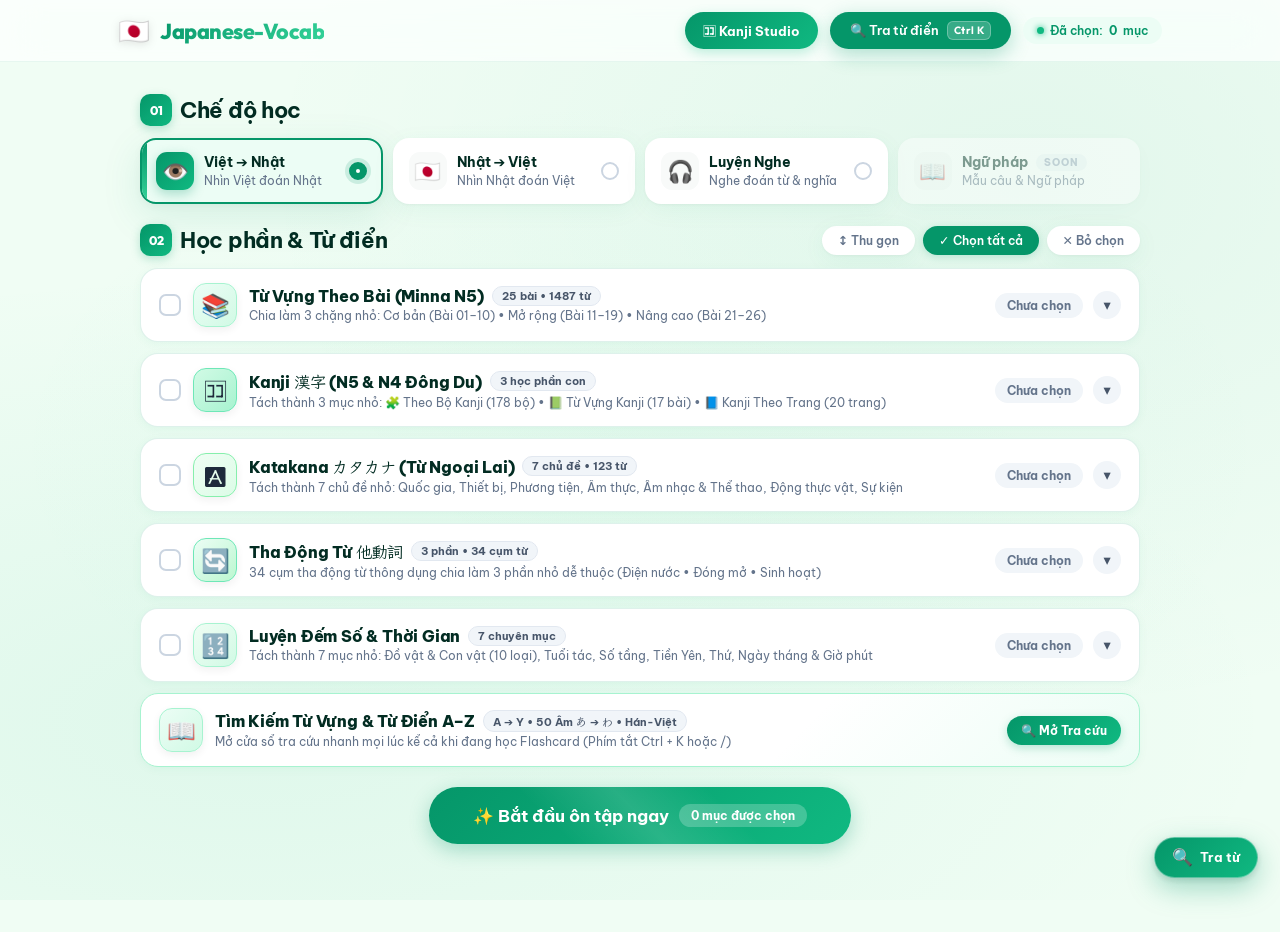
<file: index.html>
<!DOCTYPE html>
<html lang="vi">
<head>
    <meta charset="UTF-8">
    <meta name="viewport" content="width=device-width, initial-scale=1.0">
    <title>Japanese-Vocab | Khảo Từ Vựng &amp; Từ Điển Tiếng Nhật</title>
    
    <!-- Google Fonts -->
    <link rel="preconnect" href="https://fonts.googleapis.com">
    <link rel="preconnect" href="https://fonts.gstatic.com" crossorigin>
    <link href="https://fonts.googleapis.com/css2?family=Be+Vietnam+Pro:ital,wght@0,400;0,500;0,600;0,700;0,800;1,400&family=Klee+One:wght@400;600&family=Noto+Sans+JP:wght@400;500;700&family=Outfit:wght@500;600;700;800&display=swap" rel="stylesheet">

    <!-- Stylesheet -->
    <link rel="stylesheet" href="css/style.css?v=20261120">

    <!-- Vocabulary & Kanji Data Files -->
    <script src="js/data/chuong1.js?v=20260903"></script>
    <script src="js/data/chuong2.js?v=20260903"></script>
    <script src="js/data/chuong3.js?v=20260903"></script>
    <script src="js/data/chuong4.js?v=20260908"></script>
    <script src="js/data/chuong5.js?v=20260908"></script>
    <script src="js/data/chuong6.js?v=20260903"></script>
    <script src="js/data/chuong7.js?v=20260903"></script>
    <script src="js/data/chuong8.js?v=20260903"></script>
    <script src="js/data/chuong9.js?v=20260903"></script>
    <script src="js/data/chuong10.js?v=20260903"></script>
    <script src="js/data/chuong11.js?v=20260903"></script>
    <script src="js/data/chuong12.js?v=20260909"></script>
    <script src="js/data/chuong13a.js?v=20260903"></script>
    <script src="js/data/chuong13b.js?v=20260909"></script>
    <script src="js/data/chuong15.js?v=20260903"></script>
    <script src="js/data/chuong16.js?v=20260903"></script>
    <script src="js/data/chuong17.js?v=20260914"></script>
    <script src="js/data/chuong18.js?v=20260915"></script>
    <script src="js/data/chuong19.js?v=20260917"></script>
    <script src="js/data/chuong21.js?v=20261023"></script>
    <script src="js/data/chuong22.js?v=20261023"></script>
    <script src="js/data/chuong23.js?v=20261023"></script>
    <script src="js/data/chuong24.js?v=20261023"></script>
    <script src="js/data/chuong25.js?v=20261113"></script>
    <script src="js/data/chuong26.js?v=20261113"></script>
    <script src="js/data/dem.js?v=20260903"></script>
    <script src="js/data/kanji0.js?v=20260903"></script>
    <script src="js/data/kanji1.js?v=20260903"></script>
    <script src="js/data/kanji2.js?v=20260903"></script>
    <script src="js/data/kanji3.js?v=20260903"></script>
    <script src="js/data/kanji4.js?v=20261118"></script>
    <script src="js/data/kanji5.js?v=20261118"></script>
    <script src="js/data/kanji6.js?v=20260903"></script>
    <script src="js/data/kanji7.js?v=20260903"></script>
    <script src="js/data/kanji8.js?v=20260903"></script>
    <script src="js/data/kanji9.js?v=20260923"></script>
    <script src="js/data/kanji_lessons.js?v=20261116"></script>
    <script src="js/data/kanji800_1.js?v=20261113b"></script>
    <script src="js/data/kanji800_2.js?v=20261113b"></script>
    <script src="js/data/kanji800_3.js?v=20261118"></script>
    <script src="js/data/kanji800_4.js?v=20261118"></script>
    <script src="js/data/kanji800_5.js?v=20261118"></script>
    <script src="js/data/kanji800_6.js?v=20261118"></script>
    <script src="js/data/kanji800_7.js?v=20261118"></script>
    <script src="js/data/kanji800_8.js?v=20261118"></script>
    <script src="js/data/kanji800_9.js?v=20261118"></script>
    <script src="js/data/kanji800_10.js?v=20261118"></script>
    <script src="js/data/kata.js?v=20261113"></script>
    <script src="js/data/tha_dong_tu.js?v=20261116"></script>
    <script src="js/data/chapters.js?v=20261119b"></script>
    <script src="js/data/kanji_radicals.js?v=20261118"></script>
    <script src="js/kanji-hub.js?v=20261119b"></script>
    <script src="js/kanji-lesson-hub.js?v=20261119b"></script>
</head>
<body>

<!-- Header Navigation -->
<header class="app-header">
    <div class="header-container">
        <div class="brand">
            <span class="brand-logo">🇯🇵</span>
            <h1 class="brand-name">Japanese-Vocab</h1>
        </div>
        <div class="header-right">
            <a href="kanji.html" class="nav-kanji-btn">
                🈁 Kanji Studio
            </a>
            <button type="button" class="nav-vocab-btn" onmousedown="if (typeof captureVocabSearchSelection === 'function') captureVocabSearchSelection()" onclick="openVocabSummaryModal(event)" title="Tra cứu từ vựng nhanh mọi lúc (Ctrl + K hoặc /)">
                <span>🔍 Tra từ điển</span>
                <kbd class="nav-kbd-hint">Ctrl K</kbd>
            </button>
            <div class="header-status" id="selected-count-badge">
                <span class="status-dot"></span> Đã chọn: <strong id="count-num">0</strong> mục
            </div>
        </div>
    </div>
</header>

<div class="container">
    <!-- Menu View -->
    <div class="menu-container" id="menu">

        <!-- Section 01: Mode Selection (Compact 4-Column Row) -->
        <div class="section-block compact-section">
            <div class="section-title-wrap compact-title-wrap">
                <div class="flex-align gap-8">
                    <span class="section-badge">01</span>
                    <h3 class="section-heading">Chế độ học</h3>
                </div>
            </div>
            
            <div class="mode-grid mode-grid-compact">
                <!-- Mode 1: VN -> JP -->
                <label class="mode-card active">
                    <input type="radio" name="studyMode" value="flashcard" checked onchange="updateSelectedCount()">
                    <div class="mode-card-inner">
                        <div class="mode-icon">👁️</div>
                        <div class="mode-info">
                            <div class="mode-title">Việt ➔ Nhật</div>
                            <div class="mode-desc">Nhìn Việt đoán Nhật</div>
                        </div>
                        <div class="radio-indicator"></div>
                    </div>
                </label>
                
                <!-- Mode 2: JP -> VN -->
                <label class="mode-card">
                    <input type="radio" name="studyMode" value="jp_to_vn" onchange="updateSelectedCount()">
                    <div class="mode-card-inner">
                        <div class="mode-icon">🇯🇵</div>
                        <div class="mode-info">
                            <div class="mode-title">Nhật ➔ Việt</div>
                            <div class="mode-desc">Nhìn Nhật đoán Việt</div>
                        </div>
                        <div class="radio-indicator"></div>
                    </div>
                </label>

                <!-- Mode 3: Listening -->
                <label class="mode-card">
                    <input type="radio" name="studyMode" value="listening" onchange="updateSelectedCount()">
                    <div class="mode-card-inner">
                        <div class="mode-icon">🎧</div>
                        <div class="mode-info">
                            <div class="mode-title">Luyện Nghe</div>
                            <div class="mode-desc">Nghe đoán từ &amp; nghĩa</div>
                        </div>
                        <div class="radio-indicator"></div>
                    </div>
                </label>

                <!-- Mode 4: Grammar (Coming Soon) -->
                <div class="mode-card disabled-card">
                    <div class="mode-card-inner">
                        <div class="mode-icon">📖</div>
                        <div class="mode-info">
                            <div class="mode-title flex-align gap-8">
                                Ngữ pháp
                                <span class="coming-soon-badge">SOON</span>
                            </div>
                            <div class="mode-desc">Mẫu câu &amp; Ngữ pháp</div>
                        </div>
                    </div>
                </div>
            </div>
        </div>

        <!-- Section 02: Session-based Nested Curriculum & Dictionary -->
        <div class="section-block compact-section">
            <div class="section-title-wrap flex-between compact-title-wrap">
                <div class="flex-align gap-8">
                    <span class="section-badge">02</span>
                    <h3 class="section-heading">Học phần &amp; Từ điển</h3>
                </div>
                <div class="select-all-bar">
                    <button type="button" class="mini-btn btn-ghost" onclick="collapseAllSessions()">↕ Thu gọn</button>
                    <button type="button" class="mini-btn btn-mint" onclick="toggleSelectAll(true)">✓ Chọn tất cả</button>
                    <button type="button" class="mini-btn btn-ghost" onclick="toggleSelectAll(false)">✕ Bỏ chọn</button>
                </div>
            </div>

            <!-- Active Selection Summary Strip -->
            <div class="active-selection-bar" id="active-selection-bar" style="display: none;">
                <div class="asb-left">
                    <span class="asb-label">Đang chọn:</span>
                    <div class="asb-chips" id="active-selection-chips"></div>
                </div>
                <div class="asb-right">
                    <button type="button" class="asb-start-btn" onclick="startReview()">🚀 Ôn ngay</button>
                </div>
            </div>

            <!-- Accordion Sessions Container (Từ vựng • Kanji • Katakana • Tha động từ • Đếm số • Từ điển A-Z) -->
            <div class="sessions-accordion" id="sessions-accordion">
                <!-- Được render tự động từ js/app.js -->
            </div>

            <!-- Hidden legacy checkbox mount -->
            <div id="legacy-checkbox-mount" style="display: none;"></div>
        </div>

        <!-- Floating Start Action Bar -->
        <div class="action-footer">
            <button type="button" class="start-btn-main" onclick="startReview()">
                <span class="btn-text">✨ Bắt đầu ôn tập ngay</span>
                <span class="btn-badge" id="start-count-badge">0 mục được chọn</span>
            </button>
        </div>
    </div>

    <!-- Flashcard Interface -->
    <div class="card" id="flashcard" onmousedown="handleCardMouseDown(event)" ontouchstart="handleCardTouchStart(event)" onclick="handleCardClick(event)">
        <div class="header-bar" id="flashcard-header">
            <button type="button" class="back-menu-btn" onclick="returnToMenu(event)">⬅ Menu chọn bài</button>
            <div class="progress" id="progress">Câu 0/0</div>
            <div class="flashcard-header-actions">
                <button type="button" class="card-search-btn" onmousedown="event.stopPropagation(); if (typeof captureVocabSearchSelection === 'function') captureVocabSearchSelection()" ontouchstart="event.stopPropagation()" onclick="openVocabSummaryModal(event)" title="Tra nhanh từ vựng (Ctrl + K hoặc /)">🔍</button>
                <button type="button" id="star-btn" class="star-btn" onclick="toggleMark(event)" title="Đánh dấu (Phím M)">☆</button>
            </div>
        </div>
        
        <div id="flashcard-content">
            <div class="word-vn" id="word-vn">Đang tải...</div>

            <div class="listen-prompt" id="listen-prompt" style="display: none;" onclick="playAudio(event)">
                <div class="big-icon">🔊</div>
                <div class="small-text">Bấm để nghe lại phát âm</div>
            </div>
            
            <div class="answer-box">
                <div class="word-jp" id="word-jp" style="display: none;"></div>
                <button type="button" class="speak-btn" id="speak-btn" style="display: none;" onclick="playAudio(event)">🔊 Phát âm</button>
            </div>
            
            <div class="button-group">
                <button type="button" class="btn btn-prev" id="prev-btn" onclick="prevQuestion(event)">Quay lại</button>
                <button type="button" class="btn btn-main" id="action-btn" onclick="handleActionClick(event)">Xem đáp án</button>
            </div>
        </div>

        <!-- End Screen -->
        <div id="end-screen">
            <h2>🎉 Hoàn thành xuất sắc!</h2>
            <p>Bạn đã hoàn thành xong bộ từ vựng đã chọn.</p>
            <div class="end-actions">
                <button type="button" class="start-btn-main" onclick="restartAll(event)">🔄 Ôn lại bộ này từ đầu</button>
                <button type="button" class="start-btn-main btn-star-marked" id="btn-review-marked" onclick="reviewMarked(event)" style="display: none;">⭐ Ôn lại câu đã đánh dấu (0)</button>
                <button type="button" class="start-btn-main btn-secondary" onclick="returnToMenu(event)">🏠 Trở về Menu chọn bài</button>
            </div>
        </div>
    </div>
</div>

<!-- Quick Item Preview Modal -->
<div class="modal-overlay" id="item-preview-modal" style="display: none;" onclick="closeItemPreviewModalOnOverlay(event)">
    <div class="modal-card kanji-modal-card" onclick="event.stopPropagation()" onmousedown="event.stopPropagation()" ontouchstart="event.stopPropagation()">
        <div class="modal-header">
            <div class="modal-title-group">
                <div class="modal-title-icon kanji-header-icon" id="ipm-icon">📖</div>
                <div>
                    <h2 class="modal-heading" id="ipm-heading">Chi tiết mục học</h2>
                    <p class="modal-subheading" id="ipm-subheading">0 mục</p>
                </div>
            </div>
            <button type="button" class="modal-close-btn" onclick="closeItemPreviewModal()">✕</button>
        </div>

        <div class="kanji-modal-body" id="ipm-body">
            <div class="preview-items-grid" id="ipm-grid"></div>
        </div>

        <div class="kanji-modal-footer">
            <button type="button" class="km-footer-btn km-btn-close" onclick="closeItemPreviewModal()">Đóng</button>
            <button type="button" class="km-footer-btn km-btn-start" id="ipm-start-btn">🚀 Học ngay mục này</button>
        </div>
    </div>
</div>

<!-- Kanji Page Selector Modal -->
<div class="modal-overlay" id="kanji-selector-modal" style="display: none;" onclick="closeKanjiModalOnOverlay(event)">
    <div class="modal-card kanji-modal-card" onclick="event.stopPropagation()" onmousedown="event.stopPropagation()" ontouchstart="event.stopPropagation()">
        <div class="modal-header">
            <div class="modal-title-group">
                <div class="modal-title-icon kanji-header-icon" id="kanji-modal-icon">🈁</div>
                <div>
                    <h2 class="modal-heading" id="kanji-modal-heading">Kho Hán Tự Kanji</h2>
                    <p class="modal-subheading" id="kanji-modal-subheading">Chọn các trang ôn tập</p>
                </div>
            </div>
            <button type="button" class="modal-close-btn" onclick="closeKanjiModal()">✕</button>
        </div>

        <div class="kanji-modal-toolbar">
            <div class="kanji-modal-stats">
                <span class="km-stat-icon">📌</span>
                <span>Đã chọn: <b id="kanji-modal-selected-count">0 / 0 trang (0 chữ Hán)</b></span>
            </div>
            <div class="kanji-modal-quick-actions">
                <button type="button" class="km-btn km-btn-select-all" id="kanji-modal-select-all-btn" onclick="selectAllKanjiModalPages(true)">✓ Chọn tất cả</button>
                <button type="button" class="km-btn km-btn-deselect" onclick="selectAllKanjiModalPages(false)">✕ Bỏ chọn</button>
            </div>
        </div>

        <div class="kanji-modal-body">
            <div class="kanji-wheel-grid" id="kanji-wheel-grid"></div>
        </div>

        <div class="kanji-modal-footer">
            <button type="button" class="km-footer-btn km-btn-close" onclick="closeKanjiModal()">Đóng</button>
            <button type="button" class="km-footer-btn km-btn-save" onclick="closeKanjiModal()">✅ Xác nhận</button>
            <button type="button" class="km-footer-btn km-btn-start" onclick="startStudyFromKanjiModal()">🚀 Bắt đầu ôn tập</button>
        </div>
    </div>
</div>

<!-- Kanji Lesson Selector Modal -->
<div class="modal-overlay" id="kanji-lesson-modal" style="display: none;" onclick="closeKanjiLessonModalOnOverlay(event)">
    <div class="modal-card kanji-modal-card" onclick="event.stopPropagation()" onmousedown="event.stopPropagation()" ontouchstart="event.stopPropagation()">
        <div class="modal-header">
            <div class="modal-title-group">
                <div class="modal-title-icon kanji-header-icon">🈴</div>
                <div>
                    <h2 class="modal-heading">Từ Vựng Kanji Theo Bài (Đông Du)</h2>
                    <p class="modal-subheading">17 bài chuyên đề (574 từ vựng Hán tự)</p>
                </div>
            </div>
            <button type="button" class="modal-close-btn" onclick="closeKanjiLessonModal()">✕</button>
        </div>

        <div class="kanji-modal-toolbar">
            <div class="kanji-modal-stats">
                <span class="km-stat-icon">📌</span>
                <span>Đã chọn: <b id="kanji-lesson-modal-selected-count">0 / 17 bài (0 từ Hán tự)</b></span>
            </div>
            <div class="kanji-modal-quick-actions">
                <button type="button" class="km-btn km-btn-select-all" onclick="selectAllKanjiLessonCards(true)">✓ Chọn tất cả 17 bài</button>
                <button type="button" class="km-btn km-btn-deselect" onclick="selectAllKanjiLessonCards(false)">✕ Bỏ chọn</button>
            </div>
        </div>

        <div class="kanji-modal-body">
            <div class="kanji-wheel-grid" id="kanji-lesson-wheel-grid"></div>
        </div>

        <div class="kanji-modal-footer">
            <button type="button" class="km-footer-btn km-btn-close" onclick="closeKanjiLessonModal()">Đóng</button>
            <button type="button" class="km-footer-btn km-btn-save" onclick="closeKanjiLessonModal()">✅ Xác nhận</button>
            <button type="button" class="km-footer-btn km-btn-start" onclick="startStudyFromKanjiLessonModal()">🚀 Bắt đầu ôn tập</button>
        </div>
    </div>
</div>

<!-- Application Core Scripts -->
<script src="js/audio.js?v=20260908"></script>
<script src="js/study.js?v=20261120"></script>
<script src="js/summary.js?v=20261120"></script>
<script src="js/app.js?v=20261120"></script>

</body>
</html>
</file>
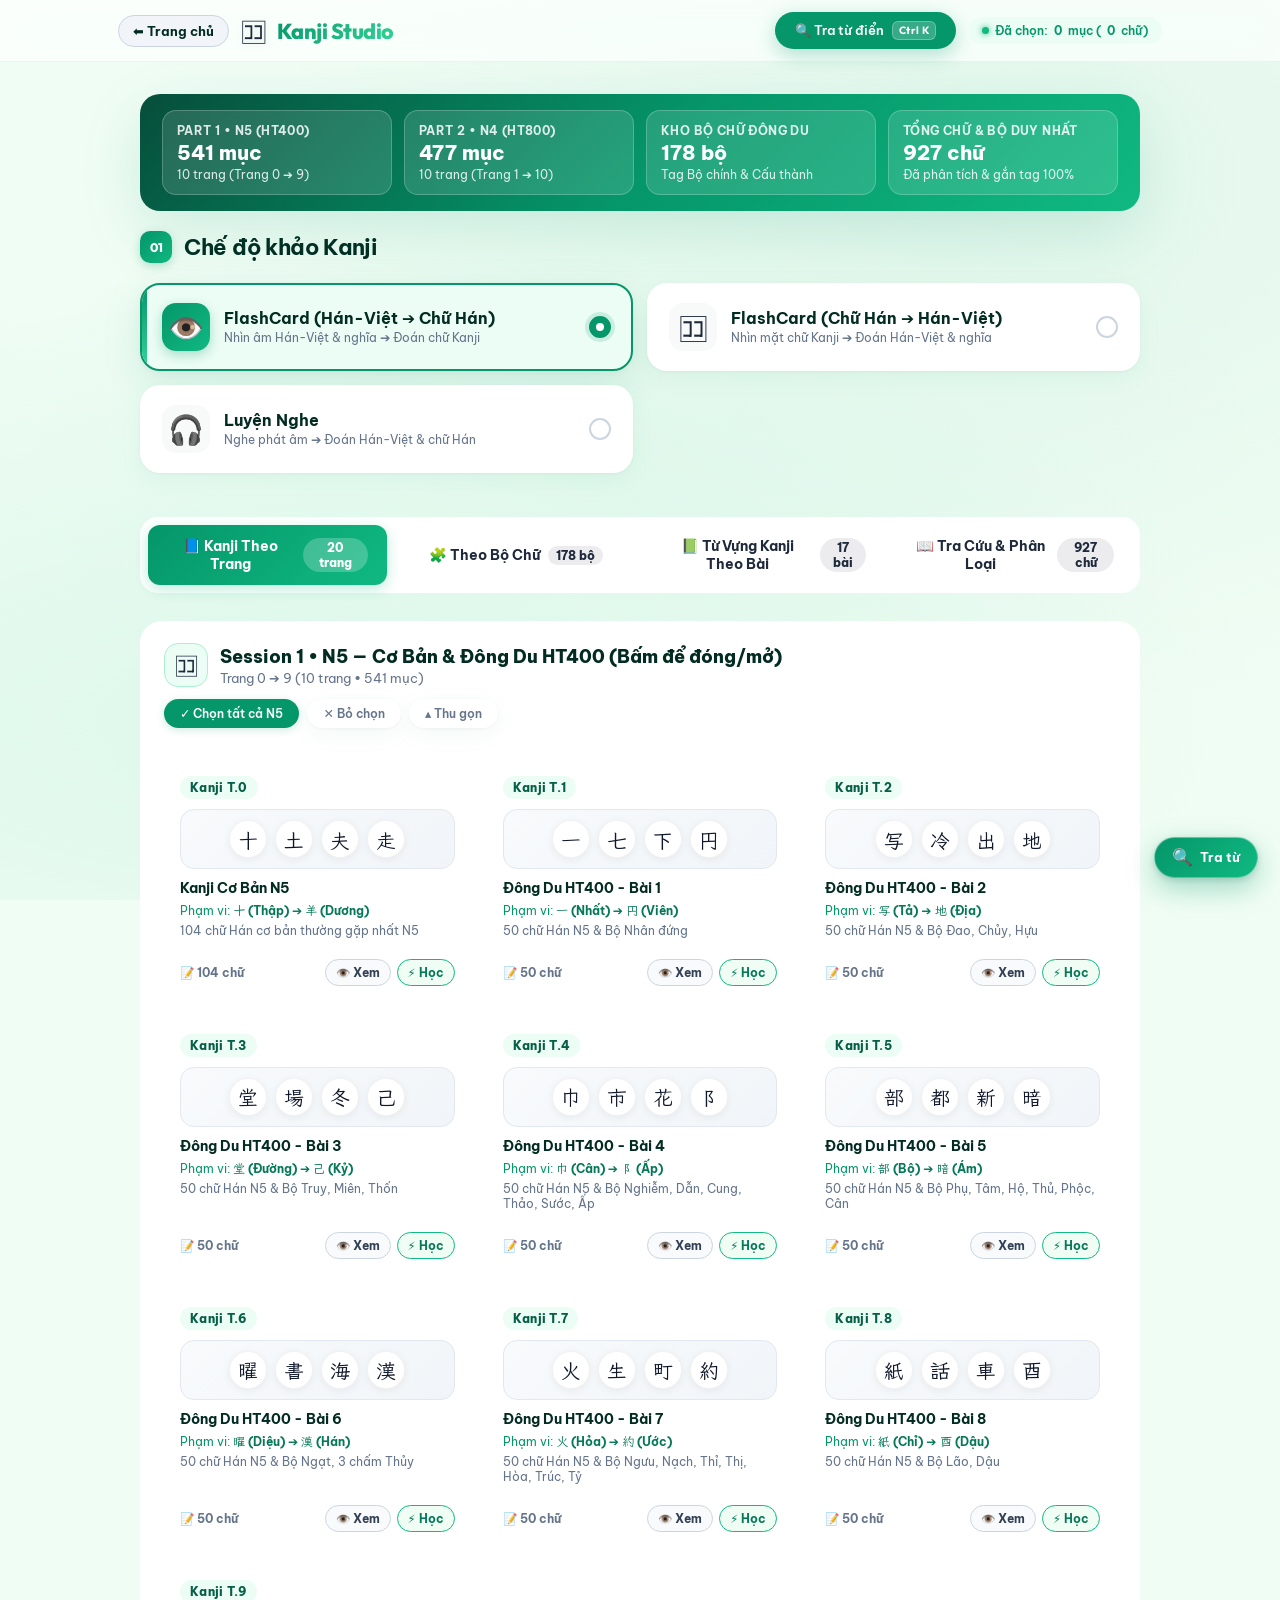
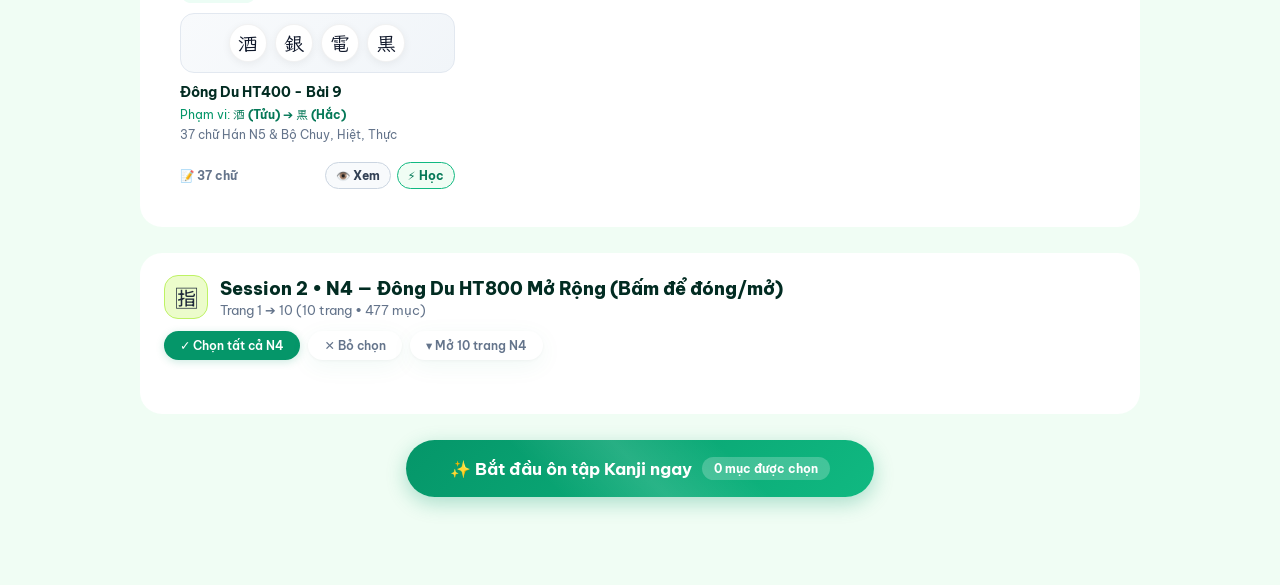
<file: kanji.html>
<!DOCTYPE html>
<html lang="vi">
<head>
    <meta charset="UTF-8">
    <meta name="viewport" content="width=device-width, initial-scale=1.0">
    <title>Kanji N5 & N4 | Học Theo Trang & Bộ Thủ - Japanese-Vocab</title>

    <!-- Google Fonts -->
    <link rel="preconnect" href="https://fonts.googleapis.com">
    <link rel="preconnect" href="https://fonts.gstatic.com" crossorigin>
    <link href="https://fonts.googleapis.com/css2?family=Be+Vietnam+Pro:ital,wght@0,400;0,500;0,600;0,700;0,800;1,400&family=Klee+One:wght@400;600&family=Noto+Sans+JP:wght@400;500;700&family=Outfit:wght@500;600;700;800&display=swap" rel="stylesheet">

    <!-- Stylesheets -->
    <link rel="stylesheet" href="css/style.css?v=20261120">
    <link rel="stylesheet" href="css/kanji.css?v=20261120">

    <!-- Vocabulary & Kanji Data Files (Full Dictionary + Kanji N5/N4 + Radical Tags) -->
    <script src="js/data/chuong1.js?v=20260903"></script>
    <script src="js/data/chuong2.js?v=20260903"></script>
    <script src="js/data/chuong3.js?v=20260903"></script>
    <script src="js/data/chuong4.js?v=20260908"></script>
    <script src="js/data/chuong5.js?v=20260908"></script>
    <script src="js/data/chuong6.js?v=20260903"></script>
    <script src="js/data/chuong7.js?v=20260903"></script>
    <script src="js/data/chuong8.js?v=20260903"></script>
    <script src="js/data/chuong9.js?v=20260903"></script>
    <script src="js/data/chuong10.js?v=20260903"></script>
    <script src="js/data/chuong11.js?v=20260903"></script>
    <script src="js/data/chuong12.js?v=20260909"></script>
    <script src="js/data/chuong13a.js?v=20260903"></script>
    <script src="js/data/chuong13b.js?v=20260909"></script>
    <script src="js/data/chuong15.js?v=20260903"></script>
    <script src="js/data/chuong16.js?v=20260903"></script>
    <script src="js/data/chuong17.js?v=20260914"></script>
    <script src="js/data/chuong18.js?v=20260915"></script>
    <script src="js/data/chuong19.js?v=20260917"></script>
    <script src="js/data/chuong21.js?v=20261023"></script>
    <script src="js/data/chuong22.js?v=20261023"></script>
    <script src="js/data/chuong23.js?v=20261023"></script>
    <script src="js/data/chuong24.js?v=20261023"></script>
    <script src="js/data/chuong25.js?v=20261113"></script>
    <script src="js/data/chuong26.js?v=20261113"></script>
    <script src="js/data/dem.js?v=20260903"></script>
    <script src="js/data/kanji0.js?v=20260903"></script>
    <script src="js/data/kanji1.js?v=20260903"></script>
    <script src="js/data/kanji2.js?v=20260903"></script>
    <script src="js/data/kanji3.js?v=20260903"></script>
    <script src="js/data/kanji4.js?v=20261118"></script>
    <script src="js/data/kanji5.js?v=20261118"></script>
    <script src="js/data/kanji6.js?v=20260903"></script>
    <script src="js/data/kanji7.js?v=20260903"></script>
    <script src="js/data/kanji8.js?v=20260903"></script>
    <script src="js/data/kanji9.js?v=20260923"></script>
    <script src="js/data/kanji800_1.js?v=20261113b"></script>
    <script src="js/data/kanji800_2.js?v=20261113b"></script>
    <script src="js/data/kanji800_3.js?v=20261118"></script>
    <script src="js/data/kanji800_4.js?v=20261118"></script>
    <script src="js/data/kanji800_5.js?v=20261118"></script>
    <script src="js/data/kanji800_6.js?v=20261118"></script>
    <script src="js/data/kanji800_7.js?v=20261118"></script>
    <script src="js/data/kanji800_8.js?v=20261118"></script>
    <script src="js/data/kanji800_9.js?v=20261118"></script>
    <script src="js/data/kanji800_10.js?v=20261118"></script>
    <script src="js/data/kanji_lessons.js?v=20261116"></script>
    <script src="js/data/kata.js?v=20261113"></script>
    <script src="js/data/tha_dong_tu.js?v=20261116"></script>
    <script src="js/data/chapters.js?v=20261119b"></script>
    <script src="js/data/kanji_radicals.js?v=20261118"></script>
</head>
<body>

<!-- Header Navigation -->
<header class="app-header">
    <div class="header-container">
        <div class="kanji-page-brand">
            <a href="index.html" class="back-home-pill" title="Quay về trang ôn tập Từ vựng">⬅ Trang chủ</a>
            <div class="brand">
                <span class="brand-logo">🈁</span>
                <h1 class="brand-name">Kanji Studio</h1>
            </div>
        </div>
        <div class="header-right">
            <button type="button" class="nav-vocab-btn" onmousedown="if (typeof captureVocabSearchSelection === 'function') captureVocabSearchSelection()" onclick="openVocabSummaryModal(event)" title="Tra cứu từ vựng &amp; Kanji nhanh mọi lúc (Ctrl + K hoặc /)">
                <span>🔍 Tra từ điển</span>
                <kbd class="nav-kbd-hint">Ctrl K</kbd>
            </button>
            <div class="header-status" id="kanji-selected-count-badge">
                <span class="status-dot"></span> Đã chọn: <strong id="kanji-count-num">0</strong> mục (<strong id="kanji-char-count-num">0</strong> chữ)
            </div>
        </div>
    </div>
</header>

<div class="container">
    <!-- Menu / Studio View -->
    <div class="menu-container" id="menu">

        <!-- Hero Summary Banner -->
        <div class="kanji-hero-banner">
            <div class="kanji-hero-stats" id="kanji-hero-stats">
                <!-- Populated dynamically by js/kanji-page.js -->
            </div>
        </div>

        <!-- Section 01: Study Mode -->
        <div class="section-block">
            <div class="section-title-wrap">
                <span class="section-badge">01</span>
                <h3 class="section-heading">Chế độ khảo Kanji</h3>
            </div>

            <div class="mode-grid">
                <label class="mode-card active">
                    <input type="radio" name="studyMode" value="flashcard" checked onchange="syncKanjiModeCards()">
                    <div class="mode-card-inner">
                        <div class="mode-icon">👁️</div>
                        <div class="mode-info">
                            <div class="mode-title">FlashCard (Hán-Việt ➔ Chữ Hán)</div>
                            <div class="mode-desc">Nhìn âm Hán-Việt &amp; nghĩa ➔ Đoán chữ Kanji</div>
                        </div>
                        <div class="radio-indicator"></div>
                    </div>
                </label>

                <label class="mode-card">
                    <input type="radio" name="studyMode" value="jp_to_vn" onchange="syncKanjiModeCards()">
                    <div class="mode-card-inner">
                        <div class="mode-icon">🈁</div>
                        <div class="mode-info">
                            <div class="mode-title">FlashCard (Chữ Hán ➔ Hán-Việt)</div>
                            <div class="mode-desc">Nhìn mặt chữ Kanji ➔ Đoán Hán-Việt &amp; nghĩa</div>
                        </div>
                        <div class="radio-indicator"></div>
                    </div>
                </label>

                <label class="mode-card">
                    <input type="radio" name="studyMode" value="listening" onchange="syncKanjiModeCards()">
                    <div class="mode-card-inner">
                        <div class="mode-icon">🎧</div>
                        <div class="mode-info">
                            <div class="mode-title">Luyện Nghe</div>
                            <div class="mode-desc">Nghe phát âm ➔ Đoán Hán-Việt &amp; chữ Hán</div>
                        </div>
                        <div class="radio-indicator"></div>
                    </div>
                </label>
            </div>
        </div>

        <!-- Workspace Tabs -->
        <div class="kanji-tabs-bar" id="kanji-tabs">
            <button type="button" class="kanji-tab-btn active" id="tab-btn-pages" onclick="switchKanjiTab('pages')">
                <span>📘 Kanji Theo Trang</span>
                <span class="kanji-tab-count" id="tab-count-pages">20 trang</span>
            </button>
            <button type="button" class="kanji-tab-btn" id="tab-btn-radicals" onclick="switchKanjiTab('radicals')">
                <span>🧩 Theo Bộ Chữ</span>
                <span class="kanji-tab-count" id="tab-count-radicals">178 bộ</span>
            </button>
            <button type="button" class="kanji-tab-btn" id="tab-btn-lessons" onclick="switchKanjiTab('lessons')">
                <span>📗 Từ Vựng Kanji Theo Bài</span>
                <span class="kanji-tab-count" id="tab-count-lessons">17 bài</span>
            </button>
            <button type="button" class="kanji-tab-btn" id="tab-btn-explorer" onclick="switchKanjiTab('explorer')">
                <span>📖 Tra Cứu &amp; Phân Loại</span>
                <span class="kanji-tab-count" id="tab-count-explorer">0 chữ</span>
            </button>
        </div>

        <!-- TAB 1: Học Theo Trang (Xếp gọn theo Session Part 1 N5 & Part 2 N4) -->
        <div id="tab-panel-pages">
            <!-- Part 1: N5 -->
            <div class="kanji-part-panel" id="kanji-n5-panel">
                <div class="kanji-part-header" style="cursor: pointer;" onclick="toggleStudioPartAccordion('n5', event)">
                    <div class="kph-title-group">
                        <div class="kph-icon">🈁</div>
                        <div>
                            <h3 class="kph-title">Session 1 • N5 — Cơ Bản &amp; Đông Du HT400 (Bấm để đóng/mở)</h3>
                            <p class="kph-sub" id="n5-pages-status">10 trang (Trang 0 ➔ 9) • 541 mục</p>
                        </div>
                    </div>
                    <div class="kph-actions" onclick="event.stopPropagation()">
                        <button type="button" class="mini-btn btn-mint" onclick="selectAllPartPages('kanji', true)">✓ Chọn tất cả N5</button>
                        <button type="button" class="mini-btn btn-ghost" onclick="selectAllPartPages('kanji', false)">✕ Bỏ chọn</button>
                        <button type="button" class="mini-btn btn-ghost" id="studio-part-toggle-n5" onclick="toggleStudioPartAccordion('n5', event)">▴ Thu gọn</button>
                    </div>
                </div>
                <div class="kanji-pages-grid" id="kanji-n5-pages-grid"></div>
            </div>

            <!-- Part 2: N4 -->
            <div class="kanji-part-panel" id="kanji-n4-panel">
                <div class="kanji-part-header" style="cursor: pointer;" onclick="toggleStudioPartAccordion('n4', event)">
                    <div class="kph-title-group">
                        <div class="kph-icon kph-icon-n4">🈯</div>
                        <div>
                            <h3 class="kph-title">Session 2 • N4 — Đông Du HT800 Mở Rộng (Bấm để đóng/mở)</h3>
                            <p class="kph-sub" id="n4-pages-status">10 trang (Trang 1 ➔ 10) • 477 mục mới ngoài HT400</p>
                        </div>
                    </div>
                    <div class="kph-actions" onclick="event.stopPropagation()">
                        <button type="button" class="mini-btn btn-mint" onclick="selectAllPartPages('kanji800', true)">✓ Chọn tất cả N4</button>
                        <button type="button" class="mini-btn btn-ghost" onclick="selectAllPartPages('kanji800', false)">✕ Bỏ chọn</button>
                        <button type="button" class="mini-btn btn-ghost" id="studio-part-toggle-n4" onclick="toggleStudioPartAccordion('n4', event)">▾ Mở 10 trang N4</button>
                    </div>
                </div>
                <div class="kanji-pages-grid" id="kanji-n4-pages-grid" style="display: none;"></div>
            </div>
        </div>

        <!-- TAB 3 (MỚI): Từ Vựng Kanji Theo Bài (17 Bài • 574 Từ) -->
        <div id="tab-panel-lessons" style="display: none;">
            <div class="kanji-part-panel">
                <div class="kanji-part-header">
                    <div class="kph-title-group">
                        <div class="kph-icon">📗</div>
                        <div>
                            <h3 class="kph-title">Từ Vựng Kanji Theo Bài (Đông Du Bài 1 ➔ Bài 25)</h3>
                            <p class="kph-sub" id="studio-lessons-status">17 bài chuyên đề • 574 từ vựng Hán tự</p>
                        </div>
                    </div>
                    <div class="kph-actions">
                        <button type="button" class="mini-btn btn-mint" onclick="selectAllStudioKanjiLessons(true)">✓ Chọn cả 17 bài</button>
                        <button type="button" class="mini-btn btn-ghost" onclick="selectAllStudioKanjiLessons(false)">✕ Bỏ chọn</button>
                    </div>
                </div>
                <div class="kanji-pages-grid" id="studio-kanji-lessons-grid"></div>
            </div>
        </div>

        <!-- TAB 2: Học Theo Bộ Chữ -->
        <div id="tab-panel-radicals" style="display: none;">
            <div class="radical-filter-panel">
                <div class="radical-search-row">
                    <div class="radical-search-box" onclick="document.getElementById('radical-search-input').focus()">
                        <span>🔍</span>
                        <input type="text" id="radical-search-input" placeholder="Tìm bộ chữ (VD: nhân đứng, thủy, mộc, 氵, 心, nước, cây...)" oninput="renderRadicalCards()" autocomplete="off">
                        <button type="button" class="search-clear-btn" id="radical-search-clear" onclick="clearRadicalSearch()" style="display: none;">✕</button>
                    </div>
                    <div class="select-all-bar">
                        <button type="button" class="mini-btn btn-mint" onclick="selectVisibleRadicals(true)">✓ Chọn bộ đang lọc</button>
                        <button type="button" class="mini-btn btn-ghost" onclick="selectVisibleRadicals(false)">✕ Bỏ chọn tất cả bộ</button>
                    </div>
                </div>

                <div class="filter-chips-row">
                    <div class="filter-chip-group">
                        <span class="filter-group-label">Phân loại:</span>
                        <button type="button" class="filter-pill-btn active" id="rad-mode-all" onclick="setRadicalMatchMode(true)">🎯 Cả Bộ chính &amp; Cấu thành</button>
                        <button type="button" class="filter-pill-btn" id="rad-mode-primary" onclick="setRadicalMatchMode(false)">📌 Chỉ Bộ chính</button>
                    </div>

                    <div class="filter-chip-group">
                        <span class="filter-group-label">Cấp độ:</span>
                        <button type="button" class="filter-pill-btn active" id="rad-lvl-all" onclick="setRadicalLevelFilter('all')">Tất cả (N5+N4)</button>
                        <button type="button" class="filter-pill-btn" id="rad-lvl-N5" onclick="setRadicalLevelFilter('N5')">Chỉ N5</button>
                        <button type="button" class="filter-pill-btn" id="rad-lvl-N4" onclick="setRadicalLevelFilter('N4')">Chỉ N4</button>
                    </div>
                </div>

                <div class="filter-chips-row">
                    <div class="filter-chip-group">
                        <span class="filter-group-label">Số nét bộ:</span>
                        <button type="button" class="filter-pill-btn active" data-stroke="all" onclick="setRadicalStrokeFilter('all')">Tất cả</button>
                        <button type="button" class="filter-pill-btn" data-stroke="1-2" onclick="setRadicalStrokeFilter('1-2')">1–2 nét</button>
                        <button type="button" class="filter-pill-btn" data-stroke="3" onclick="setRadicalStrokeFilter('3')">3 nét</button>
                        <button type="button" class="filter-pill-btn" data-stroke="4" onclick="setRadicalStrokeFilter('4')">4 nét</button>
                        <button type="button" class="filter-pill-btn" data-stroke="5-6" onclick="setRadicalStrokeFilter('5-6')">5–6 nét</button>
                        <button type="button" class="filter-pill-btn" data-stroke="7+" onclick="setRadicalStrokeFilter('7+')">7+ nét</button>
                    </div>
                </div>

                <div class="radical-toolbar-status">
                    <span id="radical-filter-stats">Đang hiển thị 0 bộ thủ</span>
                    <span id="radical-selected-stats">Đã chọn: <b>0 bộ</b></span>
                </div>
            </div>

            <div class="radicals-grid" id="radical-cards-grid"></div>
        </div>

        <!-- TAB 3: Tra Cứu & Phân Loại Kanji -->
        <div id="tab-panel-explorer" style="display: none;">
            <div class="explorer-panel">
                <div class="radical-search-row" style="margin-bottom: 12px;">
                    <div class="radical-search-box" onclick="document.getElementById('explorer-search-input').focus()">
                        <span>🔍</span>
                        <input type="text" id="explorer-search-input" placeholder="Tìm chữ Hán, Hán-Việt, nghĩa tiếng Việt hoặc tên bộ chữ..." oninput="handleExplorerFilterChange()" autocomplete="off">
                        <button type="button" class="search-clear-btn" id="explorer-search-clear" onclick="clearExplorerSearch()" style="display: none;">✕</button>
                    </div>
                </div>

                <div class="explorer-controls">
                    <select class="explorer-select" id="explorer-level-filter" onchange="handleExplorerFilterChange()">
                        <option value="all">📚 Tất cả cấp độ (N5 + N4)</option>
                        <option value="N5">🈁 Chỉ N5 (Cơ bản &amp; HT400)</option>
                        <option value="N4">🈯 Chỉ N4 (HT800)</option>
                    </select>

                    <select class="explorer-select" id="explorer-page-filter" onchange="handleExplorerFilterChange()">
                        <option value="all">📄 Tất cả các trang</option>
                    </select>

                    <select class="explorer-select" id="explorer-radical-filter" onchange="handleExplorerFilterChange()">
                        <option value="all">🧩 Tất cả bộ chữ</option>
                    </select>

                    <select class="explorer-select" id="explorer-match-filter" onchange="handleExplorerFilterChange()">
                        <option value="all">🎯 Gồm cả bộ cấu thành</option>
                        <option value="primary">📌 Chỉ trùng bộ chính</option>
                    </select>

                    <select class="explorer-select" id="explorer-sort-filter" onchange="handleExplorerFilterChange()">
                        <option value="hv_az">🈴 Từ điển Hán-Việt (A ➔ Y)</option>
                        <option value="vn_az">🔤 Từ điển Nghĩa Việt (A ➔ Y)</option>
                        <option value="page">📄 Theo Thứ Tự Trang</option>
                    </select>
                </div>

                <div class="explorer-actions-bar">
                    <span id="explorer-count-info" class="count-badge-text">Đang tải...</span>
                    <div class="toolbar-actions">
                        <button type="button" class="km-btn km-btn-select-all" onclick="studyExplorerFiltered()">🚀 Ôn tập danh sách này</button>
                        <button type="button" class="btn-md-export" onclick="exportExplorerMarkdown()">📥 Xuất .MD</button>
                        <button type="button" class="btn-md-copy" onclick="copyExplorerMarkdown()">📋 Copy MD</button>
                    </div>
                </div>

                <div class="explorer-table-wrap" id="explorer-table-wrap">
                    <table class="vocab-data-table">
                        <thead>
                            <tr>
                                <th style="width: 52px; text-align: center;">STT</th>
                                <th style="width: 76px; text-align: center;">Chữ</th>
                                <th>Hán-Việt &amp; Nghĩa</th>
                                <th>Tag Bộ Chữ (Bấm vào bộ để lọc)</th>
                                <th style="width: 68px; text-align: center;">Đọc</th>
                            </tr>
                        </thead>
                        <tbody id="explorer-table-body"></tbody>
                    </table>
                    <div class="vocab-empty-view" id="explorer-empty-state" style="display: none;">
                        <div class="empty-emoji">🔍</div>
                        <h4>Không tìm thấy chữ Hán phù hợp</h4>
                        <p>Thử đổi từ khóa hoặc đặt lại bộ lọc cấp độ / bộ chữ.</p>
                    </div>
                </div>
            </div>
        </div>

        <!-- Floating Start Action Bar -->
        <div class="action-footer">
            <button type="button" class="start-btn-main" onclick="startKanjiStudioReview()">
                <span class="btn-text">✨ Bắt đầu ôn tập Kanji ngay</span>
                <span class="btn-badge" id="kanji-start-count-badge">0 chữ được chọn</span>
            </button>
        </div>
    </div>

    <!-- Flashcard Interface (Dùng chung engine js/study.js) -->
    <div class="card" id="flashcard" onmousedown="handleCardMouseDown(event)" ontouchstart="handleCardTouchStart(event)" onclick="handleCardClick(event)">
        <div class="header-bar" id="flashcard-header">
            <button type="button" class="back-menu-btn" onclick="returnToMenu(event)">⬅ Menu Kanji</button>
            <div class="progress" id="progress">Câu 0/0</div>
            <div class="flashcard-header-actions">
                <button type="button" class="card-search-btn" onmousedown="event.stopPropagation(); if (typeof captureVocabSearchSelection === 'function') captureVocabSearchSelection()" ontouchstart="event.stopPropagation()" onclick="openVocabSummaryModal(event)" title="Tra nhanh từ vựng (Ctrl + K hoặc /)">🔍</button>
                <button type="button" id="star-btn" class="star-btn" onclick="toggleMark(event)" title="Đánh dấu câu này (Phím M)">☆</button>
            </div>
        </div>

        <div id="flashcard-content">
            <div class="word-vn" id="word-vn">Đang tải...</div>

            <div class="listen-prompt" id="listen-prompt" style="display: none;" onclick="playAudio(event)">
                <div class="big-icon">🔊</div>
                <div class="small-text">Bấm để nghe lại phát âm</div>
            </div>

            <div class="answer-box">
                <div class="word-jp" id="word-jp" style="display: none;"></div>
                <button type="button" class="speak-btn" id="speak-btn" style="display: none;" onclick="playAudio(event)" title="Nghe phát âm">🔊 Phát âm</button>
            </div>

            <div class="button-group">
                <button type="button" class="btn btn-prev" id="prev-btn" onclick="prevQuestion(event)">Quay lại</button>
                <button type="button" class="btn btn-main" id="action-btn" onclick="handleActionClick(event)">Xem đáp án</button>
            </div>
        </div>

        <!-- End Screen -->
        <div id="end-screen">
            <h2>🎉 Hoàn thành xuất sắc!</h2>
            <p>Bạn đã hoàn thành xong bộ chữ Hán đã chọn.</p>
            <div class="end-actions">
                <button type="button" class="start-btn-main" onclick="restartAll(event)">🔄 Ôn lại bộ này từ đầu</button>
                <button type="button" class="start-btn-main btn-star-marked" id="btn-review-marked" onclick="reviewMarked(event)" style="display: none;">⭐ Ôn lại câu đã đánh dấu (0)</button>
                <button type="button" class="start-btn-main btn-secondary" onclick="returnToMenu(event)">🏠 Trở về Menu Kanji</button>
            </div>
        </div>
    </div>
</div>

<!-- Detail Preview Modal (Xem danh sách chữ của 1 Trang hoặc 1 Bộ) -->
<div class="modal-overlay" id="kanji-detail-modal" style="display: none;" onclick="closeKanjiDetailModalOnOverlay(event)">
    <div class="modal-card kanji-modal-card" onclick="event.stopPropagation()" onmousedown="event.stopPropagation()" ontouchstart="event.stopPropagation()">
        <div class="modal-header">
            <div class="modal-title-group">
                <div class="modal-title-icon kanji-header-icon" id="kdm-icon">🈁</div>
                <div>
                    <h2 class="modal-heading" id="kdm-heading">Chi tiết danh sách chữ Hán</h2>
                    <p class="modal-subheading" id="kdm-subheading">0 chữ Hán</p>
                </div>
            </div>
            <button type="button" class="modal-close-btn" onclick="closeKanjiDetailModal()" title="Đóng cửa sổ">✕</button>
        </div>

        <div class="kanji-modal-body">
            <div class="preview-kanji-grid" id="kdm-grid"></div>
        </div>

        <div class="kanji-modal-footer">
            <button type="button" class="km-footer-btn km-btn-close" onclick="closeKanjiDetailModal()">Đóng</button>
            <button type="button" class="km-footer-btn km-btn-start" id="kdm-start-btn">🚀 Học ngay bộ này</button>
        </div>
    </div>
</div>

<!-- Application Core Scripts -->
<script src="js/audio.js?v=20260908"></script>
<script src="js/study.js?v=20261120"></script>
<script src="js/summary.js?v=20261120"></script>
<script src="js/kanji-page.js?v=20261120"></script>

</body>
</html>
</file>
<file: css/style.css>
/* ==========================================================================
   Japanese-Vocab — Premium Emerald Edition
   A completely fresh redesign with modern visual language
   ========================================================================== */

@import url('https://fonts.googleapis.com/css2?family=Be+Vietnam+Pro:ital,wght@0,400;0,500;0,600;0,700;0,800;1,400&family=Klee+One:wght@400;600&family=Noto+Sans+JP:wght@400;500;700&family=Outfit:wght@500;600;700;800&display=swap');

/* --------------------------------------------------------------------------
   1. Design Tokens
   -------------------------------------------------------------------------- */
:root {
    --primary: #059669;
    --primary-hover: #047857;
    --primary-light: #ecfdf5;
    --primary-subtle: rgba(5, 150, 105, 0.08);
    --accent: #10b981;
    --accent-light: #34d399;
    --accent-glow: rgba(16, 185, 129, 0.25);

    --bg-body: #f0fdf4;
    --bg-card: #ffffff;
    --bg-inset: #f8faf9;
    --text-heading: #022c22;
    --text-body: #1e293b;
    --text-muted: #64748b;
    --text-subtle: #94a3b8;
    --border-soft: rgba(5, 150, 105, 0.10);

    /* Typography Tokens */
    --font-vietnamese: 'Be Vietnam Pro', system-ui, -apple-system, BlinkMacSystemFont, 'Segoe UI', Roboto, 'Helvetica Neue', Arial, sans-serif;
    --font-japanese: 'Klee One', 'Noto Sans JP', 'Yu Gothic UI', 'Yu Gothic', 'Meiryo', 'Hiragino Sans', sans-serif;

    --radius-sm: 12px;
    --radius-md: 20px;
    --radius-lg: 28px;
    --radius-pill: 100px;

    --shadow-card: 0 1px 3px rgba(0,0,0,0.04), 0 6px 24px rgba(5,150,105,0.06);
    --shadow-card-hover: 0 12px 40px rgba(5,150,105,0.12), 0 2px 8px rgba(0,0,0,0.04);
    --shadow-float: 0 20px 60px rgba(5,150,105,0.15);
    --shadow-btn: 0 6px 20px rgba(5,150,105,0.30);
    --shadow-btn-hover: 0 10px 35px rgba(5,150,105,0.40);
    --shadow-inset: inset 0 2px 4px rgba(0,0,0,0.03);
}

/* --------------------------------------------------------------------------
   2. Reset & Base
   -------------------------------------------------------------------------- */
*, *::before, *::after {
    box-sizing: border-box;
    margin: 0;
    padding: 0;
}

html { scroll-behavior: smooth; }

body {
    font-family: var(--font-vietnamese), var(--font-japanese);
    color: var(--text-body);
    min-height: 100vh;
    user-select: none;
    -webkit-user-select: none;
    -webkit-font-smoothing: antialiased;

    /* ── Animated mesh gradient background ── */
    background:
        radial-gradient(ellipse 80% 50% at 20% 80%, rgba(16,185,129,0.08), transparent),
        radial-gradient(ellipse 60% 60% at 80% 20%, rgba(5,150,105,0.06), transparent),
        radial-gradient(ellipse 50% 40% at 50% 50%, rgba(52,211,153,0.04), transparent),
        var(--bg-body);
    background-attachment: fixed;
}

/* Hide native inputs inside our custom cards */
.mode-card input[type="radio"],
.product-card input[type="checkbox"] {
    position: absolute;
    opacity: 0;
    width: 0;
    height: 0;
    pointer-events: none;
}

button, input, select, textarea, label {
    font-family: inherit;
}

::selection {
    background: var(--primary);
    color: #ffffff;
}

::-moz-selection {
    background: var(--primary);
    color: #ffffff;
}

/* ── Scrollbar ── */
::-webkit-scrollbar { width: 5px; }
::-webkit-scrollbar-track { background: transparent; }
::-webkit-scrollbar-thumb { background: var(--accent); border-radius: 10px; }
::-webkit-scrollbar-thumb:hover { background: var(--primary); }

/* ── Utilities ── */
.flex-between { display: flex; justify-content: space-between; align-items: center; }
.flex-align   { display: flex; align-items: center; }
.gap-8        { gap: 8px; }

/* --------------------------------------------------------------------------
   3. Header — Floating Glass Bar
   -------------------------------------------------------------------------- */
.app-header {
    position: sticky;
    top: 0;
    z-index: 100;
    background: rgba(255,255,255,0.72);
    backdrop-filter: saturate(180%) blur(20px);
    -webkit-backdrop-filter: saturate(180%) blur(20px);
    border-bottom: 1px solid rgba(5,150,105,0.08);
}

.header-container {
    max-width: 1100px;
    margin: 0 auto;
    padding: 12px 28px;
    display: flex;
    justify-content: space-between;
    align-items: center;
}

.brand {
    display: flex;
    align-items: center;
    gap: 10px;
}

.brand-logo {
    font-size: 1.6rem;
    filter: drop-shadow(0 2px 4px rgba(0,0,0,0.1));
}

.brand-name {
    font-family: 'Outfit', var(--font-vietnamese);
    font-size: 1.35rem;
    font-weight: 800;
    letter-spacing: -0.5px;
    background: linear-gradient(135deg, var(--primary) 0%, var(--accent-light) 100%);
    -webkit-background-clip: text;
    -webkit-text-fill-color: transparent;
}

.header-right {
    display: flex;
    align-items: center;
    gap: 12px;
}

.nav-vocab-btn {
    background: var(--primary);
    color: #fff;
    border: none;
    padding: 9px 20px;
    border-radius: var(--radius-pill);
    font-size: 0.82rem;
    font-weight: 600;
    cursor: pointer;
    transition: all 0.25s;
    box-shadow: var(--shadow-btn);
    display: flex;
    align-items: center;
    gap: 6px;
    white-space: nowrap;
}

.nav-vocab-btn:hover {
    background: var(--primary-hover);
    box-shadow: var(--shadow-btn-hover);
    transform: translateY(-1px);
}

.header-status {
    display: flex;
    align-items: center;
    gap: 6px;
    font-size: 0.78rem;
    font-weight: 600;
    color: var(--primary);
    background: var(--primary-light);
    padding: 6px 14px;
    border-radius: var(--radius-pill);
}

.status-dot {
    width: 7px;
    height: 7px;
    border-radius: 50%;
    background: var(--accent);
    box-shadow: 0 0 6px var(--accent);
    animation: pulse-dot 2s infinite;
}

@keyframes pulse-dot {
    0%, 100% { opacity: 1; }
    50% { opacity: 0.4; }
}

/* --------------------------------------------------------------------------
   4. Main Container
   -------------------------------------------------------------------------- */
.container, .menu-container {
    max-width: 960px;
    margin: 0 auto;
    padding: 36px 28px 60px;
}

/* --------------------------------------------------------------------------
   5. Vocab Summary Banner — Gradient Glass Card
   -------------------------------------------------------------------------- */
.vocab-summary-banner {
    position: relative;
    display: flex;
    align-items: center;
    gap: 20px;
    padding: 24px 28px;
    margin-bottom: 44px;
    border-radius: var(--radius-lg);
    background: linear-gradient(135deg, #065f46 0%, #059669 40%, #10b981 100%);
    color: #fff;
    cursor: pointer;
    overflow: hidden;
    box-shadow: var(--shadow-float);
    transition: transform 0.3s, box-shadow 0.3s;
}

.vocab-summary-banner::before {
    content: '';
    position: absolute;
    inset: 0;
    background: url("data:image/svg+xml,%3Csvg width='40' height='40' viewBox='0 0 40 40' xmlns='http://www.w3.org/2000/svg'%3E%3Cg fill='%23ffffff' fill-opacity='0.04'%3E%3Ccircle cx='20' cy='20' r='2'/%3E%3C/g%3E%3C/svg%3E");
    pointer-events: none;
}

.vocab-summary-banner:hover {
    transform: translateY(-3px) scale(1.005);
    box-shadow: 0 24px 60px rgba(5,150,105,0.25);
}

.banner-icon-wrap {
    font-size: 2.4rem;
    flex-shrink: 0;
    filter: drop-shadow(0 2px 8px rgba(0,0,0,0.2));
}

.banner-info { flex: 1; }

.banner-badge {
    display: inline-flex;
    font-size: 0.68rem;
    font-weight: 700;
    letter-spacing: 0.8px;
    text-transform: uppercase;
    background: rgba(255,255,255,0.20);
    padding: 3px 10px;
    border-radius: var(--radius-pill);
    margin-bottom: 6px;
}

.banner-title {
    font-family: var(--font-vietnamese);
    font-size: 1.25rem;
    font-weight: 700;
    margin-bottom: 2px;
    text-shadow: 0 1px 3px rgba(0,0,0,0.15);
}

.banner-desc {
    font-size: 0.82rem;
    opacity: 0.85;
    line-height: 1.4;
}

.banner-action-btn {
    background: rgba(255,255,255,0.18);
    border: 1px solid rgba(255,255,255,0.25);
    color: #fff;
    padding: 10px 22px;
    border-radius: var(--radius-pill);
    font-size: 0.82rem;
    font-weight: 600;
    cursor: pointer;
    white-space: nowrap;
    flex-shrink: 0;
    transition: all 0.25s;
    backdrop-filter: blur(4px);
}

.banner-action-btn:hover {
    background: rgba(255,255,255,0.30);
    transform: scale(1.03);
}

/* --------------------------------------------------------------------------
   6. Section Blocks
   -------------------------------------------------------------------------- */
.section-block {
    margin-bottom: 44px;
}

.section-title-wrap {
    display: flex;
    align-items: center;
    gap: 12px;
    margin-bottom: 20px;
    flex-wrap: wrap;
}

.section-badge {
    width: 32px;
    height: 32px;
    display: grid;
    place-items: center;
    background: linear-gradient(135deg, var(--primary), var(--accent));
    color: #fff;
    border-radius: 10px;
    font-family: 'Outfit', var(--font-vietnamese);
    font-size: 0.78rem;
    font-weight: 800;
    box-shadow: 0 3px 10px rgba(5,150,105,0.25);
}

.section-heading {
    font-family: var(--font-vietnamese);
    font-size: 1.35rem;
    font-weight: 700;
    color: var(--text-heading);
    letter-spacing: -0.3px;
}

/* --------------------------------------------------------------------------
   7. Mode Selection Cards — Horizontal Pills
   -------------------------------------------------------------------------- */
.mode-grid {
    display: grid;
    grid-template-columns: repeat(2, 1fr);
    gap: 14px;
}

.mode-card {
    position: relative;
    background: var(--bg-card);
    border: 2px solid transparent;
    border-radius: var(--radius-md);
    padding: 18px 20px;
    cursor: pointer;
    transition: all 0.3s cubic-bezier(0.22, 1, 0.36, 1);
    box-shadow: var(--shadow-card);
    overflow: hidden;
}

.mode-card::after {
    content: '';
    position: absolute;
    top: 0; left: 0; bottom: 0;
    width: 0;
    background: linear-gradient(180deg, var(--primary), var(--accent-light));
    border-radius: var(--radius-md) 0 0 var(--radius-md);
    transition: width 0.3s;
}

.mode-card:hover:not(.disabled-card) {
    box-shadow: var(--shadow-card-hover);
    transform: translateY(-3px);
}

.mode-card.active {
    border-color: var(--primary);
    background: var(--primary-light);
    box-shadow: var(--shadow-card-hover);
}

.mode-card.active::after {
    width: 5px;
}

.mode-card-inner {
    display: flex;
    align-items: center;
    gap: 14px;
    position: relative;
    z-index: 1;
}

.mode-icon {
    font-size: 1.8rem;
    width: 48px;
    height: 48px;
    display: grid;
    place-items: center;
    background: var(--bg-inset);
    border-radius: 14px;
    flex-shrink: 0;
    transition: all 0.3s;
}

.mode-card.active .mode-icon {
    background: linear-gradient(135deg, var(--primary), var(--accent));
    box-shadow: 0 4px 12px rgba(5,150,105,0.3);
}

.mode-info { flex: 1; min-width: 0; }

.mode-title {
    font-family: var(--font-vietnamese);
    font-size: 0.98rem;
    font-weight: 700;
    color: var(--text-heading);
    margin-bottom: 2px;
}

.mode-desc {
    font-size: 0.78rem;
    color: var(--text-muted);
    line-height: 1.35;
}

.radio-indicator {
    width: 22px;
    height: 22px;
    border-radius: 50%;
    border: 2.5px solid #cbd5e1;
    flex-shrink: 0;
    transition: all 0.25s;
    position: relative;
}

.mode-card.active .radio-indicator {
    border-color: var(--primary);
    background: var(--primary);
    box-shadow: 0 0 0 4px rgba(5,150,105,0.15);
}

.mode-card.active .radio-indicator::after {
    content: '';
    position: absolute;
    inset: 5px;
    background: #fff;
    border-radius: 50%;
}

.disabled-card {
    opacity: 0.45;
    cursor: not-allowed;
    pointer-events: none;
}

.coming-soon-badge {
    display: inline-block;
    font-size: 0.6rem;
    font-weight: 800;
    letter-spacing: 1px;
    color: var(--text-subtle);
    background: #f1f5f9;
    padding: 2px 8px;
    border-radius: var(--radius-pill);
    vertical-align: middle;
}

/* --------------------------------------------------------------------------
   8. Chapter Selection Cards — Elevated Cards with Accent Top Bar
   -------------------------------------------------------------------------- */
.select-all-bar {
    display: flex;
    gap: 8px;
}

.mini-btn {
    padding: 7px 16px;
    border-radius: var(--radius-pill);
    font-size: 0.78rem;
    font-weight: 600;
    cursor: pointer;
    border: none;
    transition: all 0.2s;
}

.btn-mint {
    background: var(--primary);
    color: #fff;
    box-shadow: 0 2px 8px rgba(5,150,105,0.2);
}
.btn-mint:hover {
    background: var(--primary-hover);
    box-shadow: 0 4px 12px rgba(5,150,105,0.3);
}

.btn-ghost {
    background: var(--bg-card);
    color: var(--text-muted);
    box-shadow: var(--shadow-card);
}
.btn-ghost:hover {
    color: var(--text-body);
    box-shadow: var(--shadow-card-hover);
}

.chapter-grid {
    display: grid;
    grid-template-columns: repeat(auto-fill, minmax(210px, 1fr));
    gap: 14px;
}

.product-card {
    position: relative;
    background: var(--bg-card);
    border: none;
    border-radius: var(--radius-md);
    padding: 0;
    cursor: pointer;
    box-shadow: var(--shadow-card);
    transition: all 0.35s cubic-bezier(0.22, 1, 0.36, 1);
    overflow: hidden;
}

/* ── Accent Top Bar ── */
.product-card::before {
    content: '';
    display: block;
    height: 4px;
    background: linear-gradient(90deg, var(--accent), var(--primary), var(--accent-light));
    background-size: 200%;
    opacity: 0.3;
    transition: opacity 0.3s;
}

.product-card:hover {
    transform: translateY(-5px);
    box-shadow: var(--shadow-card-hover);
}

.product-card:hover::before {
    opacity: 0.7;
}

.product-card.active {
    box-shadow: 0 0 0 2.5px var(--primary), var(--shadow-card-hover);
}

.product-card.active::before {
    opacity: 1;
    animation: shimmer 2s linear infinite;
}

@keyframes shimmer {
    0% { background-position: 200% 0; }
    100% { background-position: -200% 0; }
}

.card-content {
    padding: 18px 18px 16px;
}

.card-header-row {
    display: flex;
    justify-content: space-between;
    align-items: center;
    margin-bottom: 10px;
}

.chapter-tag {
    font-size: 0.65rem;
    font-weight: 800;
    letter-spacing: 0.6px;
    text-transform: uppercase;
    color: var(--primary);
    background: var(--primary-light);
    padding: 3px 10px;
    border-radius: var(--radius-pill);
}

.tag-emerald {
    color: #065f46;
    background: #d1fae5;
}

.card-tag-group {
    display: flex;
    flex-wrap: wrap;
    align-items: center;
    gap: 6px;
}

.tag-part {
    color: #0f766e;
    background: #ccfbf1;
    border: 1px solid rgba(15, 118, 110, 0.22);
}

/* Kanji 800 — màu bút dạ quang xanh lá */
.tag-lime {
    color: #3f6212;
    background: #d9f99d;
}

.card-checkbox {
    width: 22px;
    height: 22px;
    border-radius: 7px;
    border: 2.5px solid #d1d5db;
    display: grid;
    place-items: center;
    transition: all 0.2s;
    background: #fff;
    flex-shrink: 0;
}

.product-card:has(input:checked) .card-checkbox,
.product-card.active .card-checkbox {
    background: var(--primary);
    border-color: var(--primary);
    box-shadow: 0 2px 8px rgba(5,150,105,0.3);
}

.product-card:has(input:checked) .card-checkbox::after,
.product-card.active .card-checkbox::after {
    content: "✓";
    color: white;
    font-size: 12px;
    font-weight: 900;
    line-height: 1;
}

.card-icon {
    font-size: 2rem;
    margin-bottom: 8px;
    filter: drop-shadow(0 2px 4px rgba(0,0,0,0.06));
}

.card-title {
    font-family: var(--font-vietnamese);
    font-size: 1.02rem;
    font-weight: 700;
    color: var(--text-heading);
    margin-bottom: 3px;
    line-height: 1.3;
}

.card-desc {
    font-size: 0.76rem;
    color: var(--text-muted);
    line-height: 1.4;
}

/* --------------------------------------------------------------------------
   9. Start Button — Hero Pill
   -------------------------------------------------------------------------- */
.action-footer {
    margin-top: 8px;
    display: flex;
    justify-content: center;
    padding-bottom: 24px;
}

.start-btn-main {
    display: inline-flex;
    align-items: center;
    justify-content: center;
    gap: 10px;
    background: linear-gradient(135deg, var(--primary) 0%, var(--accent) 50%, var(--accent-light) 100%);
    background-size: 200% 200%;
    color: white;
    border: none;
    padding: 17px 44px;
    font-family: var(--font-vietnamese);
    font-size: 1.05rem;
    font-weight: 700;
    border-radius: var(--radius-pill);
    cursor: pointer;
    box-shadow: var(--shadow-btn);
    transition: all 0.3s;
    animation: btn-gradient 4s ease infinite;
    position: relative;
    overflow: hidden;
}

.start-btn-main::after {
    content: '';
    position: absolute;
    top: -50%; left: -50%;
    width: 200%; height: 200%;
    background: linear-gradient(45deg, transparent 40%, rgba(255,255,255,0.12) 50%, transparent 60%);
    animation: btn-shine 3s ease-in-out infinite;
}

@keyframes btn-gradient {
    0%, 100% { background-position: 0% 50%; }
    50% { background-position: 100% 50%; }
}

@keyframes btn-shine {
    0% { transform: translateX(-100%) rotate(25deg); }
    100% { transform: translateX(100%) rotate(25deg); }
}

.start-btn-main:hover {
    transform: translateY(-3px) scale(1.02);
    box-shadow: var(--shadow-btn-hover);
}

.start-btn-main:active {
    transform: translateY(0) scale(0.98);
}

.btn-text {
    position: relative;
    z-index: 1;
}

.btn-badge {
    position: relative;
    z-index: 1;
    background: rgba(255,255,255,0.22);
    padding: 4px 12px;
    border-radius: var(--radius-pill);
    font-size: 0.72rem;
    font-weight: 700;
}

.btn-secondary {
    background: var(--bg-card) !important;
    color: var(--text-body) !important;
    border: 2px solid var(--border-soft) !important;
    box-shadow: var(--shadow-card) !important;
    animation: none !important;
}
.btn-secondary:hover {
    border-color: var(--primary) !important;
    box-shadow: var(--shadow-card-hover) !important;
}

.btn-star-marked {
    background: linear-gradient(135deg, #f59e0b, #ef4444) !important;
    animation: none !important;
}

/* --------------------------------------------------------------------------
   10. Flashcard — Centered Stage Card
   -------------------------------------------------------------------------- */
.card {
    max-width: 680px;
    margin: 48px auto;
    padding: 0;
    background: var(--bg-card);
    border-radius: var(--radius-lg);
    box-shadow: var(--shadow-float);
    overflow: hidden;
    display: none;
    animation: card-enter 0.5s cubic-bezier(0.22, 1, 0.36, 1);
    position: relative;
    user-select: none;
    -webkit-user-select: none;
    touch-action: manipulation;
}

.card::before {
    content: '';
    display: block;
    height: 5px;
    background: linear-gradient(90deg, var(--primary), var(--accent), var(--accent-light), var(--primary));
    background-size: 300%;
    animation: shimmer 3s linear infinite;
}

@keyframes card-enter {
    from { opacity: 0; transform: translateY(30px) scale(0.97); }
    to   { opacity: 1; transform: translateY(0) scale(1); }
}

#flashcard-content, #end-screen {
    padding: 32px 36px;
}

.header-bar {
    display: flex;
    justify-content: space-between;
    align-items: center;
    padding: 16px 28px;
    background: var(--bg-inset);
    border-bottom: 1px solid rgba(0,0,0,0.04);
}

.back-menu-btn {
    background: none;
    border: 1.5px solid var(--border-soft);
    color: var(--text-muted);
    padding: 7px 16px;
    border-radius: var(--radius-pill);
    font-size: 0.82rem;
    font-weight: 600;
    cursor: pointer;
    transition: all 0.2s;
}
.back-menu-btn:hover {
    color: var(--primary);
    border-color: var(--primary);
    background: var(--primary-light);
}

.progress {
    font-family: var(--font-vietnamese);
    font-size: 0.85rem;
    font-weight: 600;
    color: var(--primary);
    background: var(--primary-light);
    padding: 5px 16px;
    border-radius: var(--radius-pill);
}

.star-btn {
    background: none;
    border: none;
    font-size: 1.6rem;
    cursor: pointer;
    transition: all 0.25s;
    color: #d1d5db;
}
.star-btn:hover {
    color: var(--star);
    transform: scale(1.2);
}
.star-btn.marked {
    color: var(--star);
    filter: drop-shadow(0 0 8px rgba(245,158,11,0.5));
    animation: star-pop 0.3s cubic-bezier(0.175, 0.885, 0.32, 1.275);
}

@keyframes star-pop {
    0% { transform: scale(1); }
    50% { transform: scale(1.4); }
    100% { transform: scale(1); }
}

.word-vn {
    font-family: var(--font-vietnamese);
    font-size: 2.7rem;
    font-weight: 700;
    color: var(--text-heading);
    text-align: center;
    justify-content: center;
    align-items: center;
    min-height: 80px;
    margin: 32px 0 16px;
    line-height: 1.3;
    letter-spacing: -0.2px;
    word-break: break-word;
    overflow-wrap: break-word;
    user-select: text;
    -webkit-user-select: text;
    -webkit-touch-callout: default;
    cursor: text;
}

.word-jp {
    font-family: var(--font-japanese);
    font-size: 3.3rem;
    font-weight: 600;
    text-align: center;
    color: var(--primary);
    margin: 8px 0 20px;
    letter-spacing: 1px;
    line-height: 1.35;
    animation: answer-reveal 0.4s ease-out;
    user-select: text;
    -webkit-user-select: text;
    -webkit-touch-callout: default;
    cursor: text;
}

/* ── Câu hỏi Kanji theo bài: .word-vn chứa chữ Hán tiếng Nhật ── */
.word-vn.word-vn-japanese {
    font-family: var(--font-japanese), var(--font-vietnamese);
    font-size: 3.3rem;
    font-weight: 600;
    letter-spacing: 1px;
}

/* ── Chế độ Nhật -> Việt: .word-vn chứa tiếng Nhật, .word-jp chứa tiếng Việt ── */
.card-mode-jp-to-vn .word-vn {
    font-family: var(--font-japanese);
    font-size: 3.3rem;
    font-weight: 600;
    letter-spacing: 1px;
}

.card-mode-jp-to-vn .word-jp {
    font-family: var(--font-vietnamese);
    font-size: 2.7rem;
    font-weight: 700;
    letter-spacing: -0.2px;
}

.word-jp-main {
    display: block;
    font-family: var(--font-japanese), var(--font-vietnamese);
    font-size: 3.3rem;
    font-weight: 600;
    letter-spacing: 1px;
    line-height: 1.35;
}

.word-han-viet {
    display: inline-block;
    margin-top: 10px;
    padding: 5px 18px;
    border-radius: var(--radius-pill);
    background: var(--primary-light);
    color: var(--primary-hover);
    font-family: var(--font-vietnamese);
    font-size: 1.15rem;
    font-weight: 700;
    letter-spacing: 0.6px;
    line-height: 1.35;
    vertical-align: middle;
}

@keyframes answer-reveal {
    from { opacity: 0; transform: scale(0.9); }
    to   { opacity: 1; transform: scale(1); }
}

.listen-prompt {
    text-align: center;
    margin: 40px 0;
    display: flex;
    flex-direction: column;
    align-items: center;
    gap: 12px;
    cursor: pointer;
}

.big-icon {
    font-size: 3.5rem;
    animation: bounce-slow 2s ease-in-out infinite;
}

@keyframes bounce-slow {
    0%, 100% { transform: translateY(0); }
    50% { transform: translateY(-8px); }
}

.small-text {
    font-size: 0.82rem;
    color: var(--text-subtle);
}

.answer-box {
    text-align: center;
}

.speak-btn {
    display: inline-flex;
    align-items: center;
    gap: 8px;
    background: var(--primary-light);
    border: 1.5px solid var(--border-soft);
    color: var(--primary);
    padding: 10px 24px;
    border-radius: var(--radius-pill);
    font-size: 0.88rem;
    font-weight: 600;
    cursor: pointer;
    margin: 0 auto 24px;
    transition: all 0.25s;
}
.speak-btn:hover {
    background: var(--primary);
    color: #fff;
    box-shadow: var(--shadow-btn);
    transform: scale(1.03);
}

.button-group {
    display: flex;
    justify-content: center;
    gap: 14px;
    margin-bottom: 16px;
}

.btn {
    padding: 13px 32px;
    border-radius: var(--radius-pill);
    font-size: 0.92rem;
    font-weight: 700;
    cursor: pointer;
    border: none;
    transition: all 0.25s;
    font-family: var(--font-vietnamese);
}

.btn-prev {
    background: var(--bg-inset);
    color: var(--text-muted);
    border: 1.5px solid rgba(0,0,0,0.06);
}
.btn-prev:hover {
    background: #e2e8f0;
    color: var(--text-body);
}

.btn-main {
    background: var(--primary);
    color: white;
    box-shadow: var(--shadow-btn);
}
.btn-main:hover {
    background: var(--primary-hover);
    box-shadow: var(--shadow-btn-hover);
    transform: translateY(-2px);
}

.btn-finish {
    background: linear-gradient(135deg, #10b981, #34d399);
    box-shadow: 0 6px 20px rgba(16,185,129,0.35);
}

.hint {
    text-align: center;
    font-size: 0.76rem;
    color: var(--text-subtle);
    margin-top: 12px;
}

/* --------------------------------------------------------------------------
   11. End Screen
   -------------------------------------------------------------------------- */
#end-screen {
    display: none;
    text-align: center;
    padding: 48px 32px;
}

#end-screen h2 {
    font-family: var(--font-vietnamese);
    font-size: 2rem;
    font-weight: 800;
    background: linear-gradient(135deg, var(--primary), var(--accent-light));
    -webkit-background-clip: text;
    -webkit-text-fill-color: transparent;
    margin-bottom: 10px;
}

#end-screen p {
    font-size: 1rem;
    color: var(--text-muted);
    margin-bottom: 32px;
}

.end-actions {
    display: flex;
    flex-direction: column;
    align-items: center;
    gap: 12px;
    max-width: 420px;
    margin: 0 auto;
}

.end-actions .start-btn-main {
    width: 100%;
}

/* --------------------------------------------------------------------------
   12. Modal — Centered Overlay
   -------------------------------------------------------------------------- */
.modal-overlay {
    position: fixed;
    inset: 0;
    background: rgba(0,0,0,0.35);
    backdrop-filter: blur(6px);
    -webkit-backdrop-filter: blur(6px);
    z-index: 1000;
    display: flex;
    justify-content: center;
    align-items: center;
    padding: 32px;
}

.modal-card {
    background: var(--bg-card);
    border-radius: var(--radius-lg);
    width: 100%;
    max-width: 960px;
    max-height: 80vh;
    display: flex;
    flex-direction: column;
    box-shadow: 0 25px 80px rgba(0,0,0,0.15), 0 8px 20px rgba(5,150,105,0.08);
    animation: modal-pop 0.35s cubic-bezier(0.22, 1, 0.36, 1);
}

@keyframes modal-pop {
    from { opacity: 0; transform: scale(0.95) translateY(10px); }
    to   { opacity: 1; transform: scale(1) translateY(0); }
}

.modal-header {
    padding: 24px 28px 16px;
    display: flex;
    justify-content: space-between;
    align-items: flex-start;
}

.modal-title-group {
    display: flex;
    align-items: center;
    gap: 14px;
}

.modal-title-icon {
    width: 48px;
    height: 48px;
    display: grid;
    place-items: center;
    font-size: 1.4rem;
    background: var(--primary-light);
    border-radius: 14px;
}

.modal-heading {
    font-family: var(--font-vietnamese);
    font-size: 1.25rem;
    font-weight: 700;
    color: var(--text-heading);
}

.modal-subheading {
    font-size: 0.78rem;
    color: var(--text-muted);
    margin-top: 2px;
}

.modal-close-btn {
    width: 36px;
    height: 36px;
    display: grid;
    place-items: center;
    background: var(--bg-inset);
    border: none;
    border-radius: 10px;
    color: var(--text-muted);
    font-size: 1.1rem;
    cursor: pointer;
    transition: all 0.2s;
}
.modal-close-btn:hover {
    background: #fee2e2;
    color: #ef4444;
}

/* ── Modal Toolbar ── */
.modal-toolbar {
    padding: 0 28px 14px;
    display: flex;
    flex-direction: column;
    gap: 12px;
}

.search-input-box {
    display: flex;
    align-items: center;
    background: var(--bg-inset);
    border: 1.5px solid rgba(5, 150, 105, 0.20);
    border-radius: var(--radius-pill);
    padding: 11px 20px;
    transition: all 0.2s cubic-bezier(0.16, 1, 0.3, 1);
    width: 100%;
    box-shadow: 0 1px 4px rgba(0,0,0,0.03);
}
.search-input-box:hover {
    border-color: rgba(5, 150, 105, 0.40);
    background: #ffffff;
}
.search-input-box:focus-within {
    border-color: var(--primary);
    background: #ffffff;
    box-shadow: 0 0 0 4px rgba(5, 150, 105, 0.12);
}

.search-icon {
    color: var(--primary);
    margin-right: 12px;
    font-size: 1.15rem;
    flex-shrink: 0;
    line-height: 1;
}

#vocab-search-input {
    background: transparent;
    border: none;
    outline: none;
    color: var(--text-heading);
    font-size: 1rem;
    font-weight: 500;
    line-height: 1.5;
    flex: 1 1 auto;
    min-width: 0;
    width: 100%;
    padding: 2px 6px 2px 0;
    font-family: inherit;
}
#vocab-search-input::placeholder {
    color: var(--text-subtle);
    font-size: 0.92rem;
    font-weight: 400;
}

.search-clear-btn {
    background: none;
    border: none;
    color: var(--text-subtle);
    cursor: pointer;
    font-size: 0.95rem;
    width: 28px;
    height: 28px;
    padding: 0;
    display: flex;
    align-items: center;
    justify-content: center;
    border-radius: 50%;
    transition: all 0.2s;
    flex-shrink: 0;
    margin-left: 8px;
}
.search-clear-btn:hover {
    background: #fee2e2;
    color: #ef4444;
}

.modal-toolbar-bottom {
    display: flex;
    justify-content: space-between;
    align-items: center;
    gap: 12px;
}

.filter-select-box {
    flex: 1;
    max-width: 480px;
    min-width: 240px;
}

.filter-select-box select {
    width: 100%;
    background: var(--bg-inset);
    border: 1.5px solid rgba(0,0,0,0.06);
    color: var(--text-body);
    padding: 9px 18px;
    border-radius: var(--radius-pill);
    font-size: 0.85rem;
    font-weight: 500;
    outline: none;
    cursor: pointer;
    transition: all 0.2s;
    -webkit-appearance: none;
    text-overflow: ellipsis;
    white-space: nowrap;
    overflow: hidden;
}
.filter-select-box select:hover {
    border-color: rgba(5, 150, 105, 0.25);
    background: #ffffff;
}
.filter-select-box select:focus {
    border-color: var(--primary);
    background: #ffffff;
    box-shadow: 0 0 0 3px rgba(5, 150, 105, 0.10);
}

.toolbar-actions {
    display: flex;
    gap: 8px;
    align-items: center;
    margin-left: auto;
}

.btn-md-export, .btn-md-copy {
    background: var(--bg-inset);
    border: 1.5px solid rgba(0,0,0,0.05);
    color: var(--text-body);
    padding: 9px 16px;
    border-radius: var(--radius-pill);
    font-size: 0.8rem;
    font-weight: 600;
    cursor: pointer;
    display: flex;
    align-items: center;
    gap: 5px;
    transition: all 0.2s;
    white-space: nowrap;
}
.btn-md-export:hover, .btn-md-copy:hover {
    background: var(--primary);
    color: #fff;
    border-color: var(--primary);
    box-shadow: var(--shadow-btn);
}

/* ── Info Bar ── */
.modal-info-bar {
    padding: 10px 28px;
    display: flex;
    justify-content: space-between;
    align-items: center;
    font-size: 0.78rem;
    background: var(--bg-inset);
    border-top: 1px solid rgba(0,0,0,0.04);
    border-bottom: 1px solid rgba(0,0,0,0.04);
}

.count-badge-text {
    font-weight: 700;
    color: var(--primary);
    background: var(--primary-light);
    padding: 3px 12px;
    border-radius: var(--radius-pill);
}

.tip-sound-text {
    color: var(--text-subtle);
}

/* ── Vocab Table ── */
.vocab-table-wrapper {
    flex: 1;
    overflow-y: auto;
}

.vocab-data-table {
    width: 100%;
    border-collapse: collapse;
    text-align: left;
}

.vocab-data-table th {
    position: sticky;
    top: 0;
    background: var(--bg-card);
    color: var(--text-subtle);
    font-size: 0.72rem;
    font-weight: 700;
    text-transform: uppercase;
    letter-spacing: 0.8px;
    padding: 14px 18px;
    border-bottom: 2px solid rgba(0,0,0,0.05);
    z-index: 5;
}

.vocab-data-table td {
    padding: 14px 18px;
    border-bottom: 1px solid rgba(0,0,0,0.03);
    font-size: 0.9rem;
    color: var(--text-body);
    vertical-align: middle;
    user-select: text;
    -webkit-user-select: text;
}

.vocab-data-table tbody tr {
    transition: background 0.15s;
}

.vocab-data-table tbody tr:hover {
    background: var(--primary-light);
}

.td-index {
    color: var(--text-subtle);
    font-weight: 600;
    font-size: 0.78rem;
    text-align: center;
    width: 40px;
}

.td-jp {
    font-family: var(--font-japanese);
    font-size: 1.15rem;
    font-weight: 600;
    color: var(--text-heading);
    letter-spacing: 0.3px;
}

.td-jp-romaji {
    font-size: 0.76rem;
    font-weight: 600;
    color: var(--primary);
    background: var(--primary-light);
    display: inline-block;
    padding: 1px 7px;
    border-radius: var(--radius-pill);
    letter-spacing: 0.3px;
    margin-top: 4px;
    font-family: 'Outfit', sans-serif;
}

.td-jp-sub {
    display: block;
    font-size: 0.82rem;
    color: var(--text-muted);
    font-family: var(--font-japanese);
    font-weight: 500;
    margin-top: 3px;
    letter-spacing: 0.2px;
}

.td-han-viet-tag {
    font-size: 0.76rem;
    font-weight: 700;
    color: var(--primary);
    background: var(--primary-light);
    display: inline-block;
    padding: 1px 7px;
    border-radius: var(--radius-pill);
    letter-spacing: 0.4px;
    margin-right: 6px;
    font-family: 'Outfit', sans-serif;
    vertical-align: middle;
}

.td-vn {
    font-family: var(--font-vietnamese);
    font-size: 0.98rem;
    color: var(--text-body);
    font-weight: 500;
    line-height: 1.45;
}

.td-audio {
    text-align: center;
    width: 50px;
}

/* ── Table Chapter Tags — Unified Emerald Variants ── */
.table-chapter-tag {
    display: inline-block;
    padding: 3px 9px;
    border-radius: var(--radius-pill);
    font-size: 0.68rem;
    font-weight: 700;
    letter-spacing: 0.3px;
    white-space: nowrap;
    background: #ecfdf5;
    color: #047857;
    border: 1px solid #a7f3d0;
}

/* ── Speak Button in Table ── */
.table-speak-btn {
    background: var(--primary-light);
    border: none;
    width: 32px;
    height: 32px;
    border-radius: 10px;
    font-size: 0.88rem;
    cursor: pointer;
    display: inline-flex;
    align-items: center;
    justify-content: center;
    transition: all 0.2s;
    color: var(--primary);
}
.table-speak-btn:hover {
    background: var(--primary);
    color: white;
    transform: scale(1.15);
    box-shadow: var(--shadow-btn);
}

/* ── Empty State ── */
.vocab-empty-view {
    padding: 60px 20px;
    text-align: center;
    display: flex;
    flex-direction: column;
    align-items: center;
    justify-content: center;
}

.empty-emoji {
    font-size: 3rem;
    margin-bottom: 12px;
    animation: bounce-slow 3s ease-in-out infinite;
}

.vocab-empty-view h4 {
    font-family: var(--font-vietnamese);
    font-size: 1.15rem;
    font-weight: 700;
    color: var(--text-heading);
    margin: 0 0 6px 0;
}

.vocab-empty-view p {
    font-size: 0.85rem;
    color: var(--text-muted);
    margin: 0;
}

/* --------------------------------------------------------------------------
   13. Toast
   -------------------------------------------------------------------------- */
.app-toast {
    position: fixed;
    bottom: 28px;
    left: 50%;
    transform: translateX(-50%) translateY(80px);
    background: var(--text-heading);
    color: #fff;
    padding: 12px 28px;
    border-radius: var(--radius-pill);
    font-size: 0.85rem;
    font-weight: 600;
    box-shadow: 0 8px 30px rgba(0,0,0,0.2);
    z-index: 2500;
    opacity: 0;
    transition: all 0.35s cubic-bezier(0.68, -0.55, 0.265, 1.55);
    pointer-events: none;
}

.app-toast.show {
    transform: translateX(-50%) translateY(0);
    opacity: 1;
}

/* --------------------------------------------------------------------------
   14. Keyframes
   -------------------------------------------------------------------------- */
@keyframes fadeIn {
    from { opacity: 0; transform: translateY(-6px); }
    to   { opacity: 1; transform: translateY(0); }
}

/* --------------------------------------------------------------------------
   15. Responsive
   -------------------------------------------------------------------------- */
@media (max-width: 820px) {
    .modal-toolbar {
        gap: 10px;
    }
    .modal-toolbar-bottom {
        flex-direction: column;
        align-items: stretch;
        gap: 10px;
    }
    .filter-select-box {
        max-width: 100%;
        width: 100%;
    }
    .toolbar-actions {
        display: grid;
        grid-template-columns: 1fr 1fr;
        width: 100%;
        margin-left: 0;
    }
    .vocab-summary-banner {
        flex-direction: column;
        text-align: center;
        gap: 16px;
    }
    .banner-badge { align-self: center; }
    .banner-action-btn { width: 100%; text-align: center; }
    .mode-grid { grid-template-columns: 1fr; }
}

@media (max-width: 640px) {
    .header-container { padding: 10px 16px; }
    .brand-name { font-size: 1.1rem; }
    .header-status { font-size: 0.72rem; padding: 4px 10px; }
    .nav-vocab-btn { padding: 7px 14px; font-size: 0.75rem; }

    .container, .menu-container { padding: 20px 16px 40px; }

    .chapter-grid { grid-template-columns: repeat(2, 1fr); gap: 10px; }
    .card-icon { font-size: 1.6rem; }
    .card-title { font-size: 0.88rem; }
    .card-desc { font-size: 0.7rem; }

    .word-vn { font-size: 1.9rem; }
    .word-vn.word-vn-japanese { font-size: 2.2rem; }
    .word-jp { font-size: 2.2rem; }
    .word-jp-main { font-size: 2.2rem; }
    .word-han-viet { font-size: 1rem; padding: 4px 14px; }
    .card-mode-jp-to-vn .word-vn { font-size: 2.2rem; }
    .card-mode-jp-to-vn .word-jp { font-size: 1.9rem; }
    .card { margin: 20px 16px; }
    #flashcard-content, #end-screen { padding: 24px 20px; }

    .modal-overlay { padding: 16px; }
    .modal-card { max-height: 90vh; border-radius: 20px; }

    .start-btn-main { padding: 15px 28px; font-size: 0.95rem; }
}

/* --------------------------------------------------------------------------
   16. Kanji Group Card & Interactive Kanji Hub Modal
   -------------------------------------------------------------------------- */
.kanji-subsection + .kanji-subsection {
    margin-top: 18px;
    padding-top: 16px;
    border-top: 1px dashed rgba(16, 185, 129, 0.22);
}

.kanji-subsection-label {
    font-size: 0.78rem;
    font-weight: 700;
    letter-spacing: 0.2px;
    color: #047857;
    margin-bottom: 10px;
    display: flex;
    align-items: center;
    gap: 6px;
}

.kanji-group-card {
    border: 2px solid rgba(16, 185, 129, 0.35) !important;
    background: linear-gradient(145deg, #ffffff, #f0fdf4) !important;
    position: relative;
    cursor: pointer;
    display: flex;
    flex-direction: column;
}

.kanji-group-card .card-content {
    display: flex;
    flex-direction: column;
    flex: 1;
}

.kanji-group-card:hover {
    border-color: #10b981 !important;
    box-shadow: 0 12px 28px rgba(16, 185, 129, 0.18) !important;
}

.kanji-group-card.active {
    border-color: #059669 !important;
    background: linear-gradient(145deg, #ecfdf5, #d1fae5) !important;
}

.kanji-action-row {
    margin-top: auto;
    padding-top: 10px;
    border-top: 1px dashed rgba(16, 185, 129, 0.25);
}

.kanji-config-btn {
    width: 100%;
    display: flex;
    align-items: center;
    justify-content: space-between;
    padding: 6px 12px;
    background: #ffffff;
    border: 1px solid #10b981;
    border-radius: var(--radius-pill);
    font-size: 0.76rem;
    font-weight: 700;
    color: #047857;
    cursor: pointer;
    transition: all 0.2s ease;
    box-shadow: 0 2px 6px rgba(16, 185, 129, 0.12);
}

.kanji-config-btn:hover {
    background: #10b981;
    color: #ffffff;
    transform: translateY(-1px);
    box-shadow: 0 4px 12px rgba(16, 185, 129, 0.25);
}

.kanji-selected-badge {
    background: #d1fae5;
    color: #065f46;
    padding: 2px 7px;
    border-radius: var(--radius-pill);
    font-size: 0.7rem;
    font-weight: 800;
}

.kanji-config-btn:hover .kanji-selected-badge {
    background: #ffffff;
    color: #047857;
}

/* ── Kanji Modal Card ── */
.kanji-modal-card {
    max-width: 960px !important;
    background: #ffffff;
}

.kanji-header-icon {
    background: linear-gradient(135deg, #059669, #10b981) !important;
    color: #ffffff !important;
    box-shadow: 0 8px 20px rgba(16, 185, 129, 0.35);
}

/* ── Kanji Modal Toolbar ── */
.kanji-modal-toolbar {
    display: flex;
    align-items: center;
    justify-content: space-between;
    flex-wrap: wrap;
    gap: 12px;
    padding: 14px 28px;
    background: #f8fafc;
    border-bottom: 1px solid var(--border-subtle);
}

.kanji-modal-stats {
    display: flex;
    align-items: center;
    gap: 8px;
    font-size: 0.85rem;
    color: var(--text-body);
}

.kanji-modal-stats b {
    color: #047857;
    font-weight: 700;
}

.kanji-modal-quick-actions {
    display: flex;
    align-items: center;
    gap: 8px;
}

.km-btn {
    padding: 7px 14px;
    border-radius: var(--radius-pill);
    font-size: 0.78rem;
    font-weight: 600;
    cursor: pointer;
    transition: all 0.2s ease;
    border: none;
}

.km-btn-select-all {
    background: #ecfdf5;
    color: #047857;
    border: 1px solid #a7f3d0;
}

.km-btn-select-all:hover {
    background: #10b981;
    color: #ffffff;
}

.km-btn-deselect {
    background: #f1f5f9;
    color: #475569;
    border: 1px solid #cbd5e1;
}

.km-btn-deselect:hover {
    background: #e2e8f0;
    color: #1e293b;
}

/* ── Kanji Modal Body & Grid ── */
.kanji-modal-body {
    padding: 24px 28px;
    max-height: 60vh;
    overflow-y: auto;
}

.kanji-wheel-grid {
    display: grid;
    grid-template-columns: repeat(auto-fill, minmax(260px, 1fr));
    gap: 16px;
}

/* ── Individual Kanji Page Card ── */
.kanji-page-card {
    background: #ffffff;
    border: 2px solid var(--border-subtle);
    border-radius: 18px;
    padding: 16px;
    display: flex;
    flex-direction: column;
    gap: 10px;
    cursor: pointer;
    transition: all 0.25s cubic-bezier(0.4, 0, 0.2, 1);
    position: relative;
    box-shadow: var(--shadow-sm);
}

.kanji-page-card:hover {
    border-color: #10b981;
    transform: translateY(-3px);
    box-shadow: 0 10px 24px rgba(16, 185, 129, 0.14);
}

.kanji-page-card.active {
    border-color: #059669;
    background: linear-gradient(165deg, #ffffff 40%, #ecfdf5 100%);
    box-shadow: 0 8px 20px rgba(16, 185, 129, 0.16);
}

.kpc-top-row {
    display: flex;
    align-items: center;
    justify-content: space-between;
}

.kpc-badge {
    padding: 4px 10px;
    background: #ecfdf5;
    color: #065f46;
    font-size: 0.72rem;
    font-weight: 800;
    border-radius: var(--radius-pill);
    letter-spacing: 0.3px;
}

.kanji-page-card.active .kpc-badge {
    background: #d1fae5;
    color: #065f46;
}

.kpc-checkbox-wrap {
    display: flex;
    align-items: center;
    cursor: pointer;
}

.kpc-checkbox-wrap input {
    display: none;
}

.kpc-custom-check {
    width: 20px;
    height: 20px;
    border-radius: 6px;
    border: 2px solid var(--border-strong);
    background: #ffffff;
    display: flex;
    align-items: center;
    justify-content: center;
    transition: all 0.2s ease;
}

.kpc-checkbox-wrap input:checked + .kpc-custom-check {
    background: #10b981;
    border-color: #10b981;
}

.kpc-checkbox-wrap input:checked + .kpc-custom-check::after {
    content: "✓";
    color: #ffffff;
    font-size: 0.78rem;
    font-weight: 900;
}

/* ── Kanji Circular Samples Wheel ── */
.kpc-circle-preview {
    display: flex;
    align-items: center;
    justify-content: center;
    gap: 8px;
    padding: 10px;
    background: linear-gradient(135deg, #f8fafc, #f1f5f9);
    border-radius: 14px;
    border: 1px solid #e2e8f0;
}

.kanji-page-card.active .kpc-circle-preview {
    background: linear-gradient(135deg, #f0fdf4, #e6fcf5);
    border-color: #a7f3d0;
}

.kpc-char-tag {
    width: 38px;
    height: 38px;
    display: inline-flex;
    align-items: center;
    justify-content: center;
    background: #ffffff;
    color: #0f172a;
    font-size: 1.25rem;
    font-weight: 600;
    font-family: var(--font-japanese);
    border-radius: 50%;
    box-shadow: 0 2px 8px rgba(0,0,0,0.06);
    border: 1px solid rgba(0,0,0,0.05);
    transition: all 0.2s ease;
}

.kanji-page-card:hover .kpc-char-tag {
    transform: scale(1.08);
    color: #047857;
    border-color: #10b981;
}

/* ── Card Body & Range ── */
.kpc-body {
    display: flex;
    flex-direction: column;
    gap: 4px;
}

.kpc-title {
    font-size: 0.88rem;
    font-weight: 700;
    color: var(--text-heading);
    margin: 0;
}

.kpc-range {
    font-size: 0.76rem;
    color: #059669;
}

.kpc-range b {
    color: #047857;
}

#kanji-lesson-modal .kpc-range b {
    font-family: var(--font-japanese), var(--font-vietnamese);
    font-weight: 600;
}

.kpc-desc {
    font-size: 0.72rem;
    color: var(--text-muted);
    line-height: 1.35;
}

/* ── Card Footer & Quick Button ── */
.kpc-footer {
    display: flex;
    align-items: center;
    justify-content: space-between;
    margin-top: auto;
    padding-top: 10px;
    border-top: 1px dashed var(--border-subtle);
}

.kpc-count-badge {
    font-size: 0.72rem;
    font-weight: 700;
    color: var(--text-muted);
}

.kpc-quick-study-btn {
    padding: 5px 10px;
    background: #f0fdf4;
    border: 1px solid #10b981;
    border-radius: var(--radius-pill);
    font-size: 0.72rem;
    font-weight: 700;
    color: #047857;
    cursor: pointer;
    transition: all 0.2s ease;
}

.kpc-quick-study-btn:hover {
    background: #10b981;
    color: #ffffff;
    box-shadow: 0 3px 8px rgba(16, 185, 129, 0.25);
    transform: scale(1.03);
}

/* ── Kanji Modal Footer ── */
.kanji-modal-footer {
    display: flex;
    align-items: center;
    justify-content: flex-end;
    gap: 12px;
    padding: 16px 28px;
    background: #f8fafc;
    border-top: 1px solid var(--border-subtle);
}

.km-footer-btn {
    padding: 10px 20px;
    border-radius: 12px;
    font-size: 0.84rem;
    font-weight: 700;
    cursor: pointer;
    transition: all 0.2s ease;
    border: none;
}

.km-btn-close {
    background: #f1f5f9;
    color: #475569;
}

.km-btn-close:hover {
    background: #e2e8f0;
    color: #1e293b;
}

.km-btn-save {
    background: #ecfdf5;
    color: #047857;
    border: 1px solid #a7f3d0;
}

.km-btn-save:hover {
    background: #d1fae5;
    color: #065f46;
}

.km-btn-start {
    background: linear-gradient(135deg, #059669, #10b981);
    color: #ffffff;
    box-shadow: 0 4px 14px rgba(16, 185, 129, 0.35);
}

.km-btn-start:hover {
    background: linear-gradient(135deg, #047857, #059669);
    transform: translateY(-1px);
    box-shadow: 0 6px 18px rgba(16, 185, 129, 0.45);
}

@media (max-width: 640px) {
    .kanji-wheel-grid {
        grid-template-columns: 1fr;
    }
    .kanji-modal-toolbar {
        flex-direction: column;
        align-items: flex-start;
    }
    .kanji-modal-footer {
        flex-direction: column;
    }
    .km-footer-btn {
        width: 100%;
        text-align: center;
    }
}

/* --------------------------------------------------------------------------
   17. Radical Tag Badges (Flashcard Answer, Summary Table & Kanji Portal)
   -------------------------------------------------------------------------- */
.kanji-radical-tags-row {
    display: flex;
    flex-wrap: wrap;
    justify-content: center;
    align-items: center;
    gap: 8px;
    margin: 4px 0 16px;
    animation: answer-reveal 0.35s ease-out;
}

.krt-pill {
    display: inline-flex;
    align-items: center;
    gap: 5px;
    padding: 5px 13px;
    border-radius: var(--radius-pill);
    font-family: var(--font-vietnamese), var(--font-japanese);
    font-size: 0.82rem;
    font-weight: 700;
    line-height: 1.3;
}

.krt-primary {
    background: linear-gradient(135deg, #ecfdf5, #d1fae5);
    color: #065f46;
    border: 1px solid #6ee7b7;
    box-shadow: 0 2px 6px rgba(16, 185, 129, 0.14);
}

.krt-comp {
    background: #f1f5f9;
    color: #334155;
    border: 1px solid #cbd5e1;
    font-weight: 600;
}

.td-radical-tags {
    display: flex;
    flex-wrap: wrap;
    gap: 5px;
    margin-top: 6px;
}

.td-rad-badge {
    display: inline-flex;
    align-items: center;
    padding: 2px 8px;
    border-radius: var(--radius-pill);
    font-size: 0.72rem;
    font-weight: 600;
    font-family: var(--font-vietnamese), var(--font-japanese);
}

.td-rad-primary {
    background: #ecfdf5;
    color: #047857;
    border: 1px solid #a7f3d0;
    font-weight: 700;
}

.td-rad-comp {
    background: #f8fafc;
    color: #475569;
    border: 1px solid #e2e8f0;
}

/* ── Header Kanji Page Button & Portal Banner trên Trang chủ ── */
.nav-kanji-btn {
    background: linear-gradient(135deg, #059669, #10b981);
    color: #ffffff;
    border: none;
    padding: 9px 18px;
    border-radius: var(--radius-pill);
    font-size: 0.82rem;
    font-weight: 700;
    cursor: pointer;
    text-decoration: none;
    transition: all 0.25s;
    box-shadow: 0 4px 12px rgba(16, 185, 129, 0.25);
    display: inline-flex;
    align-items: center;
    gap: 6px;
    white-space: nowrap;
}

.nav-kanji-btn:hover {
    background: linear-gradient(135deg, #047857, #059669);
    transform: translateY(-1px);
    box-shadow: 0 6px 16px rgba(16, 185, 129, 0.35);
}

.kanji-portal-banner {
    display: flex;
    align-items: center;
    justify-content: space-between;
    flex-wrap: wrap;
    gap: 16px;
    padding: 20px 24px;
    margin-bottom: 20px;
    border-radius: var(--radius-lg);
    background: linear-gradient(135deg, #ecfdf5 0%, #f0fdf4 55%, #e0f2fe 100%);
    border: 2px solid rgba(16, 185, 129, 0.32);
    box-shadow: 0 8px 24px rgba(16, 185, 129, 0.08);
}

.kpb-info {
    flex: 1;
    min-width: 240px;
}

.kpb-badge {
    display: inline-flex;
    align-items: center;
    gap: 6px;
    padding: 3px 10px;
    border-radius: var(--radius-pill);
    background: #d1fae5;
    color: #065f46;
    font-size: 0.7rem;
    font-weight: 800;
    letter-spacing: 0.5px;
    text-transform: uppercase;
    margin-bottom: 6px;
}

.kpb-title {
    font-size: 1.08rem;
    font-weight: 800;
    color: var(--text-heading);
    margin: 0 0 4px;
}

.kpb-desc {
    font-size: 0.82rem;
    color: var(--text-body);
    margin: 0;
    line-height: 1.45;
}

.kpb-actions {
    display: flex;
    flex-wrap: wrap;
    align-items: center;
    gap: 8px;
}

.kpb-btn {
    display: inline-flex;
    align-items: center;
    gap: 6px;
    padding: 9px 16px;
    border-radius: var(--radius-pill);
    font-size: 0.8rem;
    font-weight: 700;
    text-decoration: none;
    transition: all 0.2s ease;
    white-space: nowrap;
}

.kpb-btn-primary {
    background: linear-gradient(135deg, #059669, #10b981);
    color: #ffffff;
    box-shadow: 0 4px 12px rgba(16, 185, 129, 0.28);
}

.kpb-btn-primary:hover {
    background: linear-gradient(135deg, #047857, #059669);
    transform: translateY(-1px);
}

.kpb-btn-outline {
    background: #ffffff;
    color: #047857;
    border: 1px solid #6ee7b7;
}

.kpb-btn-outline:hover {
    background: #ecfdf5;
    border-color: #10b981;
    transform: translateY(-1px);
}

/* ==========================================================================
   18. Compact Session & Multi-Level Drill-Down Architecture
   ========================================================================== */

.container,
.menu-container {
    max-width: 1080px;
    padding: 16px 20px 32px;
}

/* ── 18.1 Compact Hero Banner & 4-Column Mode Row ── */
.compact-hero-banner {
    padding: 15px 22px;
    margin-bottom: 18px;
    border-radius: 20px;
    gap: 16px;
}

.compact-hero-banner .banner-icon-wrap {
    font-size: 1.9rem;
}

.compact-hero-banner .banner-title {
    font-size: 1.05rem;
    margin-bottom: 2px;
}

.compact-hero-banner .banner-desc {
    font-size: 0.78rem;
}

.compact-hero-banner .banner-action-btn {
    padding: 8px 16px;
    font-size: 0.78rem;
}

.compact-section {
    margin-bottom: 20px;
}

.compact-title-wrap {
    margin-bottom: 12px;
}

.section-subhint {
    font-size: 0.75rem;
    color: var(--text-muted);
    margin-top: 2px;
    font-weight: 500;
}

.mode-grid-compact {
    grid-template-columns: repeat(4, 1fr);
    gap: 10px;
}

.mode-grid-compact .mode-card {
    padding: 12px 14px;
    border-radius: 16px;
}

.mode-grid-compact .mode-card-inner {
    gap: 10px;
}

.mode-grid-compact .mode-icon {
    width: 38px;
    height: 38px;
    font-size: 1.35rem;
    border-radius: 11px;
}

.mode-grid-compact .mode-title {
    font-size: 0.88rem;
}

.mode-grid-compact .mode-desc {
    font-size: 0.72rem;
}

.mode-grid-compact .radio-indicator {
    width: 18px;
    height: 18px;
}

/* ── 18.2 Active Selection Summary Strip ── */
.active-selection-bar {
    display: flex;
    align-items: center;
    justify-content: space-between;
    gap: 12px;
    padding: 10px 16px;
    margin-bottom: 12px;
    background: linear-gradient(135deg, #ecfdf5, #f0fdf4);
    border: 1.5px solid #6ee7b7;
    border-radius: 14px;
    box-shadow: 0 3px 12px rgba(16, 185, 129, 0.10);
    animation: answer-reveal 0.25s ease-out;
}

.asb-left {
    display: flex;
    align-items: center;
    flex-wrap: wrap;
    gap: 8px;
    flex: 1;
}

.asb-label {
    font-size: 0.78rem;
    font-weight: 800;
    color: #065f46;
    white-space: nowrap;
}

.asb-chips {
    display: flex;
    flex-wrap: wrap;
    gap: 6px;
}

.asb-chip {
    display: inline-flex;
    align-items: center;
    gap: 6px;
    padding: 4px 10px;
    background: #ffffff;
    border: 1px solid #a7f3d0;
    border-radius: var(--radius-pill);
    font-size: 0.74rem;
    color: #064e3b;
    cursor: pointer;
    transition: all 0.2s ease;
    box-shadow: 0 1px 3px rgba(0, 0, 0, 0.04);
}

.asb-chip:hover {
    border-color: #059669;
    background: #f0fdf4;
    transform: translateY(-1px);
}

.asb-chip button {
    border: none;
    background: #fee2e2;
    color: #b91c1c;
    width: 16px;
    height: 16px;
    border-radius: 50%;
    font-size: 0.65rem;
    font-weight: 800;
    cursor: pointer;
    display: inline-flex;
    align-items: center;
    justify-content: center;
    transition: all 0.15s;
}

.asb-chip button:hover {
    background: #ef4444;
    color: #ffffff;
}

.asb-start-btn {
    padding: 7px 16px;
    background: linear-gradient(135deg, #059669, #10b981);
    color: #ffffff;
    border: none;
    border-radius: var(--radius-pill);
    font-size: 0.78rem;
    font-weight: 700;
    cursor: pointer;
    white-space: nowrap;
    box-shadow: 0 3px 10px rgba(5, 150, 105, 0.25);
    transition: all 0.2s;
}

.asb-start-btn:hover {
    background: linear-gradient(135deg, #047857, #059669);
    transform: translateY(-1px);
}

/* ── 18.3 Accordion Sessions List & Session Card ── */
.sessions-accordion {
    display: flex;
    flex-direction: column;
    gap: 11px;
}

.session-card {
    background: #ffffff;
    border: 1.5px solid rgba(5, 150, 105, 0.13);
    border-radius: 18px;
    box-shadow: 0 2px 10px rgba(5, 150, 105, 0.05);
    overflow: hidden;
    transition: all 0.25s cubic-bezier(0.22, 1, 0.36, 1);
}

.session-card:hover {
    border-color: rgba(5, 150, 105, 0.32);
    box-shadow: 0 6px 20px rgba(5, 150, 105, 0.09);
}

.session-card.has-selection {
    border-color: #10b981;
    background: linear-gradient(180deg, #ffffff 0%, #f9fefb 100%);
    box-shadow: 0 4px 16px rgba(16, 185, 129, 0.12);
}

.session-card.expanded {
    border-color: var(--primary);
    box-shadow: 0 10px 30px rgba(5, 150, 105, 0.14);
}

.session-header {
    display: flex;
    align-items: center;
    justify-content: space-between;
    gap: 14px;
    padding: 14px 18px;
    cursor: pointer;
    user-select: none;
    transition: background 0.2s ease;
}

.session-header:hover {
    background: rgba(5, 150, 105, 0.03);
}

.session-card.expanded .session-header {
    background: linear-gradient(135deg, #ecfdf5 0%, #f0fdf4 100%);
    border-bottom: 1px solid rgba(5, 150, 105, 0.14);
}

.sh-left {
    display: flex;
    align-items: center;
    gap: 12px;
    flex: 1;
    min-width: 0;
}

.sh-checkbox-wrap,
.ssc-check-wrap {
    display: inline-flex;
    align-items: center;
    cursor: pointer;
    flex-shrink: 0;
}

.sh-checkbox-wrap input,
.ssc-check-wrap input {
    display: none;
}

.sh-custom-check,
.ssc-custom-check {
    width: 22px;
    height: 22px;
    border-radius: 7px;
    border: 2px solid #cbd5e1;
    background: #ffffff;
    display: grid;
    place-items: center;
    transition: all 0.2s ease;
}

.sh-checkbox-wrap input:checked + .sh-custom-check,
.ssc-check-wrap input:checked + .ssc-custom-check {
    background: var(--primary);
    border-color: var(--primary);
    box-shadow: 0 2px 6px rgba(5, 150, 105, 0.3);
}

.sh-checkbox-wrap input:checked + .sh-custom-check::after,
.ssc-check-wrap input:checked + .ssc-custom-check::after {
    content: "✓";
    color: #ffffff;
    font-size: 0.78rem;
    font-weight: 900;
}

.sh-icon-box {
    width: 44px;
    height: 44px;
    border-radius: 13px;
    display: grid;
    place-items: center;
    font-size: 1.45rem;
    flex-shrink: 0;
    box-shadow: 0 3px 8px rgba(0, 0, 0, 0.06);
}

.sh-icon-vocab { background: linear-gradient(135deg, #ecfdf5, #d1fae5); border: 1px solid #a7f3d0; }
.sh-icon-kanji { background: linear-gradient(135deg, #d1fae5, #a7f3d0); border: 1px solid #6ee7b7; }
.sh-icon-kata  { background: linear-gradient(135deg, #f0fdf4, #dcfce7); border: 1px solid #86efac; }
.sh-icon-tdt   { background: linear-gradient(135deg, #ecfdf5, #bbf7d0); border: 1px solid #6ee7b7; }
.sh-icon-dem   { background: linear-gradient(135deg, #f0fdf4, #d1fae5); border: 1px solid #a7f3d0; }

.sh-title-group {
    flex: 1;
    min-width: 0;
}

.sh-title-row {
    display: flex;
    align-items: center;
    flex-wrap: wrap;
    gap: 8px;
    margin-bottom: 2px;
}

.sh-title {
    font-size: 1.02rem;
    font-weight: 800;
    color: var(--text-heading);
    letter-spacing: -0.2px;
}

.sh-meta-pill {
    font-size: 0.68rem;
    font-weight: 700;
    padding: 2px 9px;
    border-radius: var(--radius-pill);
    background: #f1f5f9;
    color: #475569;
    border: 1px solid #e2e8f0;
}

.sh-subtitle {
    font-size: 0.76rem;
    color: var(--text-muted);
    line-height: 1.35;
    white-space: nowrap;
    overflow: hidden;
    text-overflow: ellipsis;
}

.sh-right {
    display: flex;
    align-items: center;
    gap: 10px;
    flex-shrink: 0;
}

.sh-selection-badge {
    font-size: 0.74rem;
    font-weight: 700;
    padding: 5px 12px;
    border-radius: var(--radius-pill);
    background: #f1f5f9;
    color: #64748b;
    transition: all 0.2s;
    white-space: nowrap;
}

.sh-selection-badge.active {
    background: #059669;
    color: #ffffff;
    box-shadow: 0 3px 10px rgba(5, 150, 105, 0.25);
}

.sh-chevron {
    width: 28px;
    height: 28px;
    border-radius: 50%;
    background: #f1f5f9;
    color: #475569;
    display: grid;
    place-items: center;
    font-size: 0.9rem;
    transition: transform 0.25s ease, background 0.2s;
}

.session-card.expanded .sh-chevron {
    transform: rotate(180deg);
    background: var(--primary);
    color: #ffffff;
}

.session-body {
    padding: 16px 18px 18px;
    background: #f8fafc;
    animation: answer-reveal 0.22s ease-out;
}

/* ── 18.4 Sub-Sessions (Level 2: 3 Chặng Từ Vựng & 3 Thành Phần Kanji) ── */
.subsession-header-bar {
    display: flex;
    align-items: center;
    justify-content: space-between;
    flex-wrap: wrap;
    gap: 10px;
    margin-bottom: 12px;
}

.shb-label {
    font-size: 0.8rem;
    font-weight: 700;
    color: #0f172a;
}

.shb-actions {
    display: flex;
    align-items: center;
    flex-wrap: wrap;
    gap: 6px;
}

.mini-pill-btn {
    padding: 5px 12px;
    border-radius: var(--radius-pill);
    border: 1px solid #cbd5e1;
    background: #ffffff;
    color: #334155;
    font-size: 0.73rem;
    font-weight: 700;
    cursor: pointer;
    text-decoration: none;
    transition: all 0.18s ease;
    display: inline-flex;
    align-items: center;
    gap: 4px;
}

.mini-pill-btn:hover,
.mini-pill-btn.active {
    background: var(--primary);
    color: #ffffff;
    border-color: var(--primary);
}

.mini-pill-link {
    background: #ecfdf5;
    color: #047857;
    border-color: #6ee7b7;
}

.subsessions-grid {
    display: grid;
    gap: 12px;
}

.subsessions-grid-3 {
    grid-template-columns: repeat(3, 1fr);
}

.subsession-card {
    background: #ffffff;
    border: 1.5px solid #e2e8f0;
    border-radius: 15px;
    padding: 13px 14px;
    cursor: pointer;
    display: flex;
    flex-direction: column;
    gap: 10px;
    transition: all 0.22s ease;
    box-shadow: 0 2px 6px rgba(0, 0, 0, 0.03);
}

.subsession-card:hover {
    border-color: #10b981;
    transform: translateY(-2px);
    box-shadow: 0 6px 16px rgba(16, 185, 129, 0.10);
}

.subsession-card.has-selection {
    border-color: #10b981;
    background: linear-gradient(160deg, #ffffff 55%, #f0fdf4 100%);
}

.subsession-card.expanded {
    border-color: #059669;
    box-shadow: 0 0 0 2px rgba(5, 150, 105, 0.18), 0 8px 20px rgba(5, 150, 105, 0.12);
    background: #ffffff;
}

.ssc-top {
    display: flex;
    align-items: center;
    justify-content: space-between;
    gap: 8px;
}

.ssc-badge {
    font-size: 0.65rem;
    font-weight: 800;
    letter-spacing: 0.4px;
    padding: 3px 9px;
    border-radius: var(--radius-pill);
    background: #ecfdf5;
    color: #047857;
    text-transform: uppercase;
}

.ssc-badge-purple,
.ssc-badge-teal,
.ssc-badge-emerald {
    background: #d1fae5;
    color: #065f46;
}

.ssc-main {
    display: flex;
    align-items: flex-start;
    gap: 10px;
}

.ssc-icon {
    font-size: 1.55rem;
    line-height: 1;
    flex-shrink: 0;
}

.ssc-info {
    flex: 1;
    min-width: 0;
}

.ssc-title {
    font-size: 0.92rem;
    font-weight: 800;
    color: var(--text-heading);
    margin-bottom: 2px;
}

.ssc-desc {
    font-size: 0.72rem;
    color: var(--text-muted);
    line-height: 1.35;
}

.ssc-footer {
    display: flex;
    align-items: center;
    justify-content: space-between;
    margin-top: auto;
    padding-top: 8px;
    border-top: 1px dashed #e2e8f0;
}

.ssc-status-pill {
    font-size: 0.71rem;
    font-weight: 700;
    color: #64748b;
    background: #f1f5f9;
    padding: 2px 9px;
    border-radius: var(--radius-pill);
}

.ssc-status-pill.has-selected {
    background: #059669;
    color: #ffffff;
}

.ssc-expand-hint {
    font-size: 0.72rem;
    font-weight: 700;
    color: #059669;
}

/* ── 18.5 Level 3 Nested Items Panel & Compact Item Cards ── */
.nested-items-panel {
    margin-top: 14px;
    background: #ffffff;
    border: 1.5px solid #cbd5e1;
    border-radius: 16px;
    padding: 14px 16px;
    box-shadow: 0 4px 14px rgba(0, 0, 0, 0.03);
    animation: answer-reveal 0.2s ease-out;
}

.nip-toolbar {
    display: flex;
    align-items: center;
    justify-content: space-between;
    gap: 12px;
    margin-bottom: 12px;
    padding-bottom: 10px;
    border-bottom: 1px solid #f1f5f9;
}

.nip-toolbar-wrap {
    flex-wrap: wrap;
}

.nip-title {
    font-size: 0.88rem;
    font-weight: 800;
    color: var(--text-heading);
}

.nip-search-wrap {
    display: flex;
    align-items: center;
    gap: 6px;
    background: #f8fafc;
    border: 1px solid #cbd5e1;
    border-radius: var(--radius-pill);
    padding: 5px 12px;
    min-width: 240px;
    flex: 1;
    max-width: 340px;
}

.nip-search-wrap input {
    border: none;
    background: transparent;
    outline: none;
    font-size: 0.76rem;
    color: var(--text-body);
    width: 100%;
}

/* Bộ lọc nhanh Bộ thủ trong Session Kanji */
.compact-filters-bar {
    display: flex;
    flex-wrap: wrap;
    align-items: center;
    gap: 10px 16px;
    padding: 8px 12px;
    margin-bottom: 12px;
    background: #f8fafc;
    border-radius: 12px;
    border: 1px solid #e2e8f0;
}

.cfb-group {
    display: flex;
    align-items: center;
    flex-wrap: wrap;
    gap: 4px;
}

.cfb-label {
    font-size: 0.72rem;
    font-weight: 700;
    color: #64748b;
    margin-right: 2px;
}

.cfb-pill {
    padding: 3px 9px;
    border-radius: var(--radius-pill);
    border: 1px solid #cbd5e1;
    background: #ffffff;
    color: #475569;
    font-size: 0.7rem;
    font-weight: 700;
    cursor: pointer;
    transition: all 0.15s;
}

.cfb-pill:hover,
.cfb-pill.active {
    background: #059669;
    color: #ffffff;
    border-color: #059669;
}

/* Chuyển đổi Part 1 N5 & Part 2 N4 trong Kanji Theo Trang */
.part-switcher-tabs {
    display: flex;
    flex-wrap: wrap;
    gap: 8px;
}

.part-tab-btn {
    display: inline-flex;
    align-items: center;
    gap: 8px;
    padding: 7px 14px;
    border-radius: 11px;
    border: 1.5px solid #cbd5e1;
    background: #f8fafc;
    color: #334155;
    font-size: 0.78rem;
    font-weight: 700;
    cursor: pointer;
    transition: all 0.2s;
}

.part-tab-btn:hover {
    border-color: #10b981;
    background: #f0fdf4;
}

.part-tab-btn.active {
    background: linear-gradient(135deg, #059669, #10b981);
    color: #ffffff;
    border-color: transparent;
    box-shadow: 0 3px 10px rgba(5, 150, 105, 0.25);
}

.part-tab-badge {
    padding: 2px 8px;
    border-radius: var(--radius-pill);
    background: rgba(0, 0, 0, 0.08);
    font-size: 0.68rem;
    font-weight: 800;
}

.part-tab-btn.active .part-tab-badge {
    background: rgba(255, 255, 255, 0.25);
    color: #ffffff;
}

.part-subbar {
    display: flex;
    align-items: center;
    justify-content: space-between;
    flex-wrap: wrap;
    gap: 8px;
    padding: 8px 12px;
    margin-bottom: 12px;
    background: #f0fdf4;
    border: 1px solid #a7f3d0;
    border-radius: 11px;
    font-size: 0.76rem;
    color: #064e3b;
}

/* Khung lưới thẻ nhỏ gọn */
.compact-cards-grid {
    display: grid;
    grid-template-columns: repeat(auto-fill, minmax(215px, 1fr));
    gap: 10px;
}

.compact-scroll-box {
    max-height: 410px;
    overflow-y: auto;
    padding-right: 4px;
}

.compact-item-card {
    position: relative;
    background: #ffffff;
    border: 1.5px solid #e2e8f0;
    border-radius: 14px;
    padding: 11px 13px;
    display: flex;
    flex-direction: column;
    gap: 7px;
    cursor: pointer;
    transition: all 0.2s ease;
}

.compact-item-card:hover {
    border-color: #10b981;
    transform: translateY(-2px);
    box-shadow: 0 6px 16px rgba(16, 185, 129, 0.10);
}

.compact-item-card.active {
    border-color: #059669;
    background: linear-gradient(165deg, #ffffff 45%, #ecfdf5 100%);
    box-shadow: 0 4px 14px rgba(5, 150, 105, 0.14);
}

.hidden-item-chk {
    position: absolute;
    opacity: 0;
    width: 0;
    height: 0;
    pointer-events: none;
}

.cic-top {
    display: flex;
    align-items: center;
    justify-content: space-between;
    gap: 6px;
}

.cic-tag {
    font-size: 0.65rem;
    font-weight: 800;
    padding: 2px 8px;
    border-radius: var(--radius-pill);
    background: var(--primary-light);
    color: var(--primary);
    letter-spacing: 0.3px;
}

.cic-tag.tag-teal,
.cic-tag.tag-purple {
    background: #d1fae5;
    color: #065f46;
}

.cic-checkbox {
    width: 19px;
    height: 19px;
    border-radius: 6px;
    border: 2px solid #cbd5e1;
    background: #ffffff;
    display: grid;
    place-items: center;
    transition: all 0.18s;
    flex-shrink: 0;
}

.compact-item-card.active .cic-checkbox,
.compact-item-card:has(.hidden-item-chk:checked) .cic-checkbox {
    background: var(--primary);
    border-color: var(--primary);
}

.compact-item-card.active .cic-checkbox::after,
.compact-item-card:has(.hidden-item-chk:checked) .cic-checkbox::after {
    content: "✓";
    color: #ffffff;
    font-size: 0.7rem;
    font-weight: 900;
}

.cic-samples-row {
    display: flex;
    align-items: center;
    flex-wrap: wrap;
    gap: 4px;
    padding: 5px 7px;
    background: #f8fafc;
    border-radius: 9px;
    border: 1px solid #f1f5f9;
}

.compact-item-card.active .cic-samples-row {
    background: #f0fdf4;
    border-color: #d1fae5;
}

.cic-sample-pill {
    font-family: var(--font-japanese);
    font-size: 0.76rem;
    font-weight: 600;
    padding: 1px 6px;
    background: #ffffff;
    border: 1px solid #e2e8f0;
    border-radius: 6px;
    color: #0f172a;
}

.cic-sample-more {
    font-size: 0.68rem;
    font-weight: 700;
    color: #64748b;
    padding-left: 2px;
}

.cic-char-circle {
    width: 28px;
    height: 28px;
    border-radius: 50%;
    background: #ffffff;
    border: 1px solid #e2e8f0;
    display: inline-flex;
    align-items: center;
    justify-content: center;
    font-family: var(--font-japanese);
    font-size: 0.95rem;
    font-weight: 600;
    color: #0f172a;
}

.cic-radical-hero {
    display: flex;
    align-items: center;
    gap: 10px;
}

.cic-radical-glyph {
    width: 38px;
    height: 38px;
    border-radius: 10px;
    background: linear-gradient(135deg, #ecfdf5, #d1fae5);
    border: 1px solid #a7f3d0;
    display: grid;
    place-items: center;
    font-family: var(--font-japanese);
    font-size: 1.35rem;
    font-weight: 700;
    color: #065f46;
    flex-shrink: 0;
}

.cic-radical-meta {
    flex: 1;
    min-width: 0;
}

.cic-body {
    display: flex;
    flex-direction: column;
    gap: 2px;
}

.cic-title-row {
    display: flex;
    align-items: center;
    gap: 6px;
}

.cic-icon {
    font-size: 1.1rem;
    flex-shrink: 0;
}

.cic-title {
    font-size: 0.84rem;
    font-weight: 700;
    color: var(--text-heading);
    line-height: 1.3;
    margin: 0;
}

.cic-range {
    font-size: 0.7rem;
    color: #059669;
    line-height: 1.3;
}

.cic-desc {
    font-size: 0.7rem;
    color: var(--text-muted);
    line-height: 1.32;
    display: -webkit-box;
    -webkit-line-clamp: 2;
    -webkit-box-orient: vertical;
    overflow: hidden;
    margin: 0;
}

.cic-footer {
    display: flex;
    align-items: center;
    justify-content: space-between;
    margin-top: auto;
    padding-top: 7px;
    border-top: 1px dashed #e2e8f0;
}

.cic-count {
    font-size: 0.69rem;
    font-weight: 700;
    color: var(--text-muted);
}

.cic-actions {
    display: flex;
    align-items: center;
    gap: 4px;
}

.cic-btn {
    padding: 3px 8px;
    border-radius: var(--radius-pill);
    font-size: 0.68rem;
    font-weight: 700;
    cursor: pointer;
    transition: all 0.18s;
}

.cic-btn-view {
    background: #f8fafc;
    border: 1px solid #cbd5e1;
    color: #475569;
}

.cic-btn-view:hover {
    background: #e2e8f0;
    color: #0f172a;
}

.cic-btn-study {
    background: #f0fdf4;
    border: 1px solid #10b981;
    color: #047857;
}

.cic-btn-study:hover {
    background: #10b981;
    color: #ffffff;
}

/* ── 18.6 Item Preview Modal Grid ── */
.preview-items-grid {
    display: grid;
    grid-template-columns: repeat(auto-fill, minmax(195px, 1fr));
    gap: 10px;
}

.preview-item-card {
    background: #ffffff;
    border: 1px solid #e2e8f0;
    border-radius: 13px;
    padding: 10px 12px;
    display: flex;
    flex-direction: column;
    gap: 4px;
    transition: all 0.18s;
}

.preview-item-card:hover {
    border-color: #10b981;
    box-shadow: 0 4px 12px rgba(16, 185, 129, 0.08);
}

.pic-top {
    display: flex;
    align-items: center;
    justify-content: space-between;
}

.pic-idx {
    font-size: 0.68rem;
    font-weight: 700;
    color: #94a3b8;
}

.pic-jp {
    font-family: var(--font-japanese);
    font-size: 1.15rem;
    font-weight: 700;
    color: var(--primary-hover);
    word-break: break-word;
}

.pic-hv {
    display: inline-block;
    align-self: flex-start;
    font-size: 0.68rem;
    font-weight: 800;
    padding: 1px 7px;
    border-radius: var(--radius-pill);
    background: #ecfdf5;
    color: #047857;
}

.pic-vn {
    font-size: 0.78rem;
    font-weight: 600;
    color: var(--text-body);
    line-height: 1.35;
}

.pic-rad {
    font-size: 0.68rem;
    font-weight: 700;
    color: #047857;
    margin-top: 2px;
}

/* ── 18.7 Dictionary Explorer & Precision Search Workspace (Session 6) ── */
.dictionary-workspace {
    background: #ffffff;
    border: 1.5px solid #a7f3d0;
    border-radius: 16px;
    padding: 16px;
    display: flex;
    flex-direction: column;
    gap: 12px;
    box-shadow: 0 4px 16px rgba(5, 150, 105, 0.06);
}

.dictionary-workspace.dict-fullscreen-overlay {
    position: fixed;
    inset: 16px;
    z-index: 2000;
    border-radius: 22px;
    padding: 22px 26px;
    box-shadow: 0 25px 70px rgba(2, 44, 34, 0.35);
    border: 2px solid #059669;
    overflow: hidden;
}

.dict-top-bar {
    display: flex;
    align-items: center;
    flex-wrap: wrap;
    gap: 10px;
}

.dict-search-box {
    flex: 1;
    min-width: 260px;
    margin-bottom: 0 !important;
    padding: 9px 14px !important;
    border-radius: 13px !important;
    border: 1.5px solid #6ee7b7 !important;
    background: #f8faf9 !important;
}

.dict-search-box:focus-within {
    border-color: #059669 !important;
    background: #ffffff !important;
    box-shadow: 0 0 0 3px rgba(5, 150, 105, 0.14) !important;
}

.dict-precision-switch {
    display: inline-flex;
    align-items: center;
    background: #ecfdf5;
    padding: 3px;
    border-radius: 11px;
    border: 1px solid #a7f3d0;
    gap: 3px;
}

.dict-prec-btn {
    border: none;
    background: transparent;
    color: #065f46;
    font-size: 0.75rem;
    font-weight: 700;
    padding: 6px 12px;
    border-radius: 8px;
    cursor: pointer;
    transition: all 0.18s;
    white-space: nowrap;
}

.dict-prec-btn.active {
    background: #059669;
    color: #ffffff;
    box-shadow: 0 2px 6px rgba(5, 150, 105, 0.25);
}

.dict-fs-btn {
    padding: 8px 14px;
    border-color: #a7f3d0;
    background: #ecfdf5;
    color: #065f46;
}

.dict-order-tabs-bar {
    display: flex;
    align-items: center;
    justify-content: space-between;
    flex-wrap: wrap;
    gap: 10px;
    padding: 8px 10px;
    background: #f0fdf4;
    border: 1px solid #d1fae5;
    border-radius: 13px;
}

.dict-order-tabs {
    display: flex;
    align-items: center;
    flex-wrap: wrap;
    gap: 6px;
}

.dict-order-tab {
    border: 1px solid #a7f3d0;
    background: #ffffff;
    color: #065f46;
    font-size: 0.76rem;
    font-weight: 700;
    padding: 6px 13px;
    border-radius: 9px;
    cursor: pointer;
    transition: all 0.18s ease;
}

.dict-order-tab:hover {
    border-color: #059669;
    background: #ecfdf5;
}

.dict-order-tab.active {
    background: linear-gradient(135deg, #059669, #10b981);
    color: #ffffff;
    border-color: transparent;
    box-shadow: 0 3px 10px rgba(5, 150, 105, 0.24);
}

.dict-chapter-select-wrap {
    flex: 0 1 250px;
    min-width: 190px;
    max-width: 260px;
}

.dict-chapter-select-wrap select {
    width: 100%;
    padding: 6px 12px;
    border-radius: 9px;
    border: 1px solid #a7f3d0;
    background: #ffffff;
    color: #064e3b;
    font-size: 0.76rem;
    font-weight: 600;
    outline: none;
    cursor: pointer;
    text-overflow: ellipsis;
    overflow: hidden;
    white-space: nowrap;
}

.dict-alphabet-bar,
.dict-subkana-bar {
    display: flex;
    align-items: center;
    flex-wrap: wrap;
    gap: 5px;
    padding: 8px 10px;
    background: #f8faf9;
    border: 1px solid #d1fae5;
    border-radius: 12px;
}

.dict-subkana-bar {
    background: #ecfdf5;
    border-color: #a7f3d0;
}

.dict-subkana-label {
    font-size: 0.73rem;
    font-weight: 800;
    color: #065f46;
    margin-right: 4px;
}

.dict-idx-pill {
    min-width: 31px;
    height: 29px;
    padding: 0 9px;
    border-radius: 8px;
    border: 1px solid #cbd5e1;
    background: #ffffff;
    color: #064e3b;
    font-size: 0.75rem;
    font-weight: 800;
    cursor: pointer;
    display: inline-flex;
    align-items: center;
    justify-content: center;
    transition: all 0.15s ease;
}

.dict-idx-pill.dict-idx-kana {
    font-family: var(--font-japanese), var(--font-vietnamese);
    font-weight: 700;
}

.dict-idx-pill:hover {
    border-color: #059669;
    background: #ecfdf5;
    color: #047857;
}

.dict-idx-pill.active {
    background: #059669;
    color: #ffffff;
    border-color: #059669;
    box-shadow: 0 2px 6px rgba(5, 150, 105, 0.25);
}

.dict-actions-strip {
    display: flex;
    align-items: center;
    justify-content: space-between;
    flex-wrap: wrap;
    gap: 10px;
    padding: 4px 2px;
}

.dict-table-wrapper {
    max-height: 440px;
    overflow-y: auto;
    border: 1px solid #d1fae5;
    border-radius: 12px;
}

.dictionary-workspace.dict-fullscreen-overlay .dict-table-wrapper {
    flex: 1;
    max-height: none;
}

.dict-initial-badge {
    display: inline-flex;
    align-items: center;
    justify-content: center;
    min-width: 24px;
    height: 22px;
    padding: 0 6px;
    margin-right: 7px;
    border-radius: 6px;
    background: #ecfdf5;
    border: 1px solid #a7f3d0;
    color: #047857;
    font-size: 0.7rem;
    font-weight: 800;
    vertical-align: middle;
}

/* ── 18.8 Global Vocabulary Search Popup, Header Shortcut, Card Button & FAB ── */
.nav-kbd-hint {
    display: inline-flex;
    align-items: center;
    padding: 2px 6px;
    margin-left: 2px;
    border-radius: 6px;
    background: rgba(255, 255, 255, 0.2);
    border: 1px solid rgba(255, 255, 255, 0.28);
    font-family: 'Outfit', var(--font-vietnamese);
    font-size: 0.66rem;
    font-weight: 700;
    letter-spacing: 0.3px;
    line-height: 1.2;
    color: #ffffff;
}

.flashcard-header-actions {
    display: inline-flex;
    align-items: center;
    gap: 8px;
}

.card-search-btn {
    width: 36px;
    height: 36px;
    border-radius: 50%;
    border: 1.5px solid #a7f3d0;
    background: #ecfdf5;
    color: var(--primary);
    font-size: 0.98rem;
    display: inline-flex;
    align-items: center;
    justify-content: center;
    cursor: pointer;
    transition: all 0.2s ease;
    flex-shrink: 0;
}

.card-search-btn:hover {
    background: var(--primary);
    border-color: var(--primary);
    color: #ffffff;
    transform: translateY(-1px) scale(1.06);
    box-shadow: 0 4px 12px rgba(5, 150, 105, 0.28);
}

.dict-session-launch-card {
    cursor: pointer;
    border-color: #a7f3d0;
    background: linear-gradient(135deg, #ffffff 65%, #ecfdf5 100%);
}

.dict-session-launch-card:hover {
    border-color: #059669;
    box-shadow: 0 8px 24px rgba(5, 150, 105, 0.14);
}

.dict-launch-pill {
    display: inline-flex;
    align-items: center;
    gap: 6px;
    padding: 7px 14px;
    border-radius: var(--radius-pill);
    background: linear-gradient(135deg, #059669, #10b981);
    color: #ffffff;
    font-size: 0.76rem;
    font-weight: 700;
    white-space: nowrap;
    box-shadow: 0 3px 10px rgba(5, 150, 105, 0.25);
    transition: transform 0.2s ease, box-shadow 0.2s ease;
}

.dict-session-launch-card:hover .dict-launch-pill {
    transform: translateY(-1px);
    box-shadow: 0 5px 14px rgba(5, 150, 105, 0.34);
}

/* Universal Search Popup Modal Overlay */
.vocab-popup-overlay {
    z-index: 1500;
    padding: 18px;
    background: rgba(2, 44, 34, 0.42);
    backdrop-filter: blur(7px);
    -webkit-backdrop-filter: blur(7px);
}

.vocab-popup-overlay.is-fullscreen {
    padding: 10px;
}

.vocab-popup-card {
    max-width: 1080px;
    width: 100%;
    height: min(88vh, 840px);
    max-height: calc(100vh - 36px);
    border-radius: 22px;
    border: 1.5px solid #a7f3d0;
    background: #ffffff;
    overflow: hidden;
    display: flex;
    flex-direction: column;
    box-shadow: 0 28px 80px rgba(2, 44, 34, 0.28), 0 6px 20px rgba(5, 150, 105, 0.12);
    transition: max-width 0.22s ease, height 0.22s ease, border-radius 0.22s ease;
}

.vocab-popup-card.is-fullscreen {
    max-width: 100%;
    width: 100%;
    height: calc(100vh - 20px);
    max-height: calc(100vh - 20px);
    border-radius: 16px;
}

.vocab-popup-header {
    padding: 14px 20px;
    display: flex;
    align-items: center;
    justify-content: space-between;
    gap: 12px;
    background: linear-gradient(135deg, #f0fdf4 0%, #ffffff 70%);
    border-bottom: 1px solid #d1fae5;
    flex-shrink: 0;
}

.vocab-popup-icon {
    width: 40px;
    height: 40px;
    font-size: 1.25rem;
    border-radius: 12px;
    background: #d1fae5;
    border: 1px solid #a7f3d0;
    flex-shrink: 0;
}

.vocab-popup-header .modal-heading {
    font-size: 1.08rem;
    line-height: 1.25;
}

.vocab-popup-header .modal-subheading {
    font-size: 0.74rem;
    margin-top: 1px;
}

.vocab-popup-header-actions {
    display: inline-flex;
    align-items: center;
    gap: 8px;
    flex-shrink: 0;
}

.vocab-popup-controls {
    padding: 12px 20px 10px;
    display: flex;
    flex-direction: column;
    gap: 9px;
    background: #ffffff;
    border-bottom: 1px solid #e2f5ec;
    flex-shrink: 0;
}

.vocab-popup-table-wrap {
    flex: 1;
    min-height: 0;
    overflow-y: auto;
    background: #ffffff;
}

.vocab-popup-table-wrap .vocab-data-table th {
    padding: 11px 16px;
    background: #f8faf9;
    border-bottom: 1.5px solid #d1fae5;
}

.vocab-popup-table-wrap .vocab-data-table td {
    padding: 11px 16px;
}

.vocab-reset-filter-btn {
    margin-top: 14px;
    padding: 8px 16px;
    background: #ecfdf5;
    border: 1px solid #6ee7b7;
    color: #047857;
    font-weight: 700;
}

.vocab-reset-filter-btn:hover {
    background: #059669;
    border-color: #059669;
    color: #ffffff;
}

/* Global Floating Quick-Search Action Button (FAB) */
.global-search-fab {
    position: fixed;
    right: 22px;
    bottom: 22px;
    z-index: 1200;
    display: inline-flex;
    align-items: center;
    gap: 7px;
    padding: 11px 17px;
    border-radius: var(--radius-pill);
    border: 1.5px solid rgba(255, 255, 255, 0.35);
    background: linear-gradient(135deg, #059669 0%, #10b981 100%);
    color: #ffffff;
    font-family: var(--font-vietnamese);
    font-size: 0.84rem;
    font-weight: 700;
    cursor: pointer;
    box-shadow: 0 10px 28px rgba(5, 150, 105, 0.35), 0 2px 6px rgba(2, 44, 34, 0.14);
    transition: transform 0.22s cubic-bezier(0.22, 1, 0.36, 1), box-shadow 0.22s ease, opacity 0.2s ease;
}

.global-search-fab:hover {
    transform: translateY(-2px) scale(1.03);
    box-shadow: 0 14px 34px rgba(5, 150, 105, 0.45), 0 4px 10px rgba(2, 44, 34, 0.16);
}

.global-search-fab:active {
    transform: translateY(0) scale(0.97);
}

.global-search-fab.is-hidden {
    opacity: 0;
    pointer-events: none;
    transform: scale(0.85) translateY(10px);
}

.gsf-icon {
    font-size: 1.05rem;
    line-height: 1;
}

.gsf-label {
    line-height: 1;
}

/* ── Responsive Adjustments for Compact Sessions & Universal Search Popup ── */
@media (max-width: 860px) {
    .mode-grid-compact {
        grid-template-columns: repeat(2, 1fr);
    }
    .subsessions-grid-3 {
        grid-template-columns: 1fr;
    }
    .nav-kbd-hint {
        display: none;
    }
}

@media (max-width: 680px) {
    .vocab-popup-overlay {
        padding: 8px;
    }
    .vocab-popup-card {
        height: calc(100dvh - 16px);
        max-height: calc(100dvh - 16px);
        border-radius: 18px;
    }
    .vocab-popup-header {
        padding: 11px 14px;
    }
    .vocab-popup-icon {
        width: 34px;
        height: 34px;
        font-size: 1.05rem;
    }
    .vocab-popup-header .modal-heading {
        font-size: 0.96rem;
    }
    .vocab-popup-header .modal-subheading {
        display: none;
    }
    .vocab-popup-header-actions .dict-fs-btn {
        display: none;
    }
    .vocab-popup-controls {
        padding: 10px 12px 8px;
        gap: 7px;
    }
    .dict-search-box {
        min-width: 100%;
    }
    .dict-precision-switch {
        width: 100%;
        justify-content: stretch;
    }
    .dict-prec-btn {
        flex: 1;
        text-align: center;
    }
    .dict-order-tabs-bar {
        padding: 6px 8px;
        gap: 7px;
    }
    .dict-order-tabs {
        width: 100%;
        flex-wrap: nowrap;
        overflow-x: auto;
        scrollbar-width: none;
        -webkit-overflow-scrolling: touch;
    }
    .dict-order-tabs::-webkit-scrollbar,
    .dict-alphabet-bar::-webkit-scrollbar,
    .dict-subkana-bar::-webkit-scrollbar {
        display: none;
        height: 0;
    }
    .dict-order-tab {
        white-space: nowrap;
        flex-shrink: 0;
        padding: 5px 10px;
        font-size: 0.72rem;
    }
    .dict-chapter-select-wrap {
        width: 100%;
        min-width: 0;
        max-width: 100%;
        flex: 1 1 100%;
    }
    .dict-alphabet-bar,
    .dict-subkana-bar {
        flex-wrap: nowrap;
        overflow-x: auto;
        scrollbar-width: none;
        padding: 6px 8px;
        -webkit-overflow-scrolling: touch;
    }
    .dict-idx-pill {
        flex-shrink: 0;
    }
    .dict-actions-strip {
        gap: 6px;
    }
    .dict-actions-strip .toolbar-actions {
        display: flex;
        width: 100%;
        justify-content: flex-start;
        margin-left: 0;
        flex-wrap: nowrap;
        gap: 6px;
        overflow-x: auto;
        scrollbar-width: none;
    }
    .dict-actions-strip .toolbar-actions::-webkit-scrollbar {
        display: none;
        height: 0;
    }
    .dict-actions-strip .btn-md-export,
    .dict-actions-strip .btn-md-copy {
        padding: 6px 10px;
        font-size: 0.71rem;
        flex-shrink: 0;
    }
    .vocab-popup-table-wrap .vocab-data-table th:first-child,
    .vocab-popup-table-wrap .vocab-data-table td.td-index {
        display: none;
    }
    .vocab-popup-table-wrap .vocab-data-table th,
    .vocab-popup-table-wrap .vocab-data-table td {
        padding: 9px 10px;
    }
    .global-search-fab {
        right: 14px;
        bottom: 14px;
        padding: 12px;
        width: 48px;
        height: 48px;
        justify-content: center;
    }
    .global-search-fab .gsf-label {
        display: none;
    }
}

@media (max-width: 600px) {
    .session-header {
        padding: 12px 14px;
    }
    .sh-subtitle {
        white-space: normal;
        display: -webkit-box;
        -webkit-line-clamp: 2;
        -webkit-box-orient: vertical;
    }
    .sh-right {
        flex-direction: column;
        align-items: flex-end;
        gap: 4px;
    }
    .nip-search-wrap {
        min-width: 100%;
    }
}
</file>
<file: css/kanji.css>
/* ==========================================================================
   File: css/kanji.css
   Giao diện chuyên biệt cho Trang Kanji N5 • N4 • Bộ Thủ (kanji.html)
   ========================================================================== */

.kanji-page-brand {
    display: flex;
    align-items: center;
    gap: 12px;
    flex-wrap: wrap;
}

.back-home-pill {
    display: inline-flex;
    align-items: center;
    gap: 6px;
    padding: 7px 14px;
    border-radius: var(--radius-pill);
    background: #f1f5f9;
    border: 1px solid #cbd5e1;
    color: var(--text-heading);
    font-size: 0.8rem;
    font-weight: 700;
    text-decoration: none;
    transition: all 0.2s ease;
}

.back-home-pill:hover {
    background: #e2e8f0;
    transform: translateX(-2px);
}

/* ── Hero Summary Banner ── */
.kanji-hero-banner {
    position: relative;
    padding: 16px 22px;
    margin-bottom: 20px;
    border-radius: 20px;
    background: linear-gradient(135deg, #064e3b 0%, #059669 52%, #10b981 100%);
    color: #ffffff;
    box-shadow: var(--shadow-float);
    overflow: hidden;
}

.kanji-hero-top {
    display: flex;
    align-items: flex-start;
    justify-content: space-between;
    flex-wrap: wrap;
    gap: 16px;
}

.kanji-hero-badge {
    display: inline-flex;
    align-items: center;
    gap: 6px;
    padding: 4px 12px;
    border-radius: var(--radius-pill);
    background: rgba(255, 255, 255, 0.18);
    font-size: 0.72rem;
    font-weight: 800;
    letter-spacing: 0.6px;
    text-transform: uppercase;
    margin-bottom: 8px;
}

.kanji-hero-title {
    font-size: 1.55rem;
    font-weight: 800;
    margin: 0 0 6px;
    letter-spacing: -0.3px;
}

.kanji-hero-desc {
    font-size: 0.86rem;
    opacity: 0.9;
    margin: 0;
    max-width: 680px;
    line-height: 1.45;
}

.kanji-hero-stats {
    display: grid;
    grid-template-columns: repeat(auto-fit, minmax(175px, 1fr));
    gap: 12px;
    margin-top: 0;
}

.khs-item {
    background: rgba(255, 255, 255, 0.13);
    border: 1px solid rgba(255, 255, 255, 0.22);
    backdrop-filter: blur(6px);
    border-radius: 14px;
    padding: 12px 14px;
}

.khs-label {
    font-size: 0.72rem;
    font-weight: 700;
    opacity: 0.85;
    text-transform: uppercase;
    letter-spacing: 0.4px;
}

.khs-value {
    font-size: 1.25rem;
    font-weight: 800;
    margin-top: 2px;
}

.khs-sub {
    font-size: 0.74rem;
    opacity: 0.85;
    margin-top: 2px;
}

/* ── Main Tab Navigation ── */
.kanji-tabs-bar {
    display: flex;
    align-items: center;
    gap: 10px;
    flex-wrap: wrap;
    padding: 8px;
    background: #ffffff;
    border: 1px solid var(--border-subtle);
    border-radius: 18px;
    box-shadow: var(--shadow-sm);
    margin-bottom: 28px;
}

.kanji-tab-btn {
    flex: 1;
    min-width: 190px;
    display: flex;
    align-items: center;
    justify-content: center;
    gap: 8px;
    padding: 12px 18px;
    border: none;
    border-radius: 12px;
    background: transparent;
    color: var(--text-body);
    font-family: var(--font-vietnamese);
    font-size: 0.9rem;
    font-weight: 700;
    cursor: pointer;
    transition: all 0.2s ease;
}

.kanji-tab-btn:hover {
    background: #f1f5f9;
    color: var(--text-heading);
}

.kanji-tab-btn.active {
    background: linear-gradient(135deg, #059669, #10b981);
    color: #ffffff;
    box-shadow: 0 4px 14px rgba(16, 185, 129, 0.28);
}

.kanji-tab-count {
    font-size: 0.72rem;
    font-weight: 800;
    padding: 2px 8px;
    border-radius: var(--radius-pill);
    background: rgba(15, 23, 42, 0.08);
    color: inherit;
}

.kanji-tab-btn.active .kanji-tab-count {
    background: rgba(255, 255, 255, 0.22);
}

/* ── Sub-part Panel & Header inside Tab 1 (Pages) ── */
.kanji-part-panel {
    background: #ffffff;
    border: 1px solid var(--border-subtle);
    border-radius: 22px;
    padding: 22px 24px;
    margin-bottom: 26px;
    box-shadow: var(--shadow-sm);
}

.kanji-part-header {
    display: flex;
    align-items: center;
    justify-content: space-between;
    flex-wrap: wrap;
    gap: 12px;
    margin-bottom: 18px;
    padding-bottom: 14px;
    border-bottom: 1px dashed var(--border-subtle);
}

.kph-title-group {
    display: flex;
    align-items: center;
    gap: 12px;
}

.kph-icon {
    width: 44px;
    height: 44px;
    border-radius: 14px;
    display: inline-flex;
    align-items: center;
    justify-content: center;
    font-size: 1.45rem;
    background: #ecfdf5;
    border: 1px solid #a7f3d0;
}

.kph-icon-n4 {
    background: #ecfccb;
    border-color: #bef264;
}

.kph-title {
    margin: 0;
    font-size: 1.12rem;
    font-weight: 800;
    color: var(--text-heading);
}

.kph-sub {
    margin: 2px 0 0;
    font-size: 0.8rem;
    color: var(--text-muted);
}

.kph-actions {
    display: flex;
    align-items: center;
    flex-wrap: wrap;
    gap: 8px;
}

.kanji-pages-grid {
    display: grid;
    grid-template-columns: repeat(auto-fill, minmax(260px, 1fr));
    gap: 16px;
}

.kpc-btn-group {
    display: flex;
    align-items: center;
    gap: 6px;
}

.kpc-preview-btn {
    padding: 5px 10px;
    background: #f8fafc;
    border: 1px solid #cbd5e1;
    border-radius: var(--radius-pill);
    font-size: 0.72rem;
    font-weight: 700;
    color: #334155;
    cursor: pointer;
    transition: all 0.2s ease;
}

.kpc-preview-btn:hover {
    background: #e2e8f0;
    color: #0f172a;
}

/* ── Tab 2: Radical Filter Bar & Grid ── */
.radical-filter-panel {
    background: #ffffff;
    border: 1px solid var(--border-subtle);
    border-radius: 22px;
    padding: 20px 22px;
    margin-bottom: 22px;
    box-shadow: var(--shadow-sm);
    display: flex;
    flex-direction: column;
    gap: 14px;
}

.radical-search-row {
    display: flex;
    flex-wrap: wrap;
    gap: 12px;
    align-items: center;
}

.radical-search-box {
    flex: 1;
    min-width: 240px;
    display: flex;
    align-items: center;
    gap: 10px;
    padding: 10px 16px;
    border: 2px solid var(--border-subtle);
    border-radius: 14px;
    background: #f8fafc;
    transition: all 0.2s;
}

.radical-search-box:focus-within {
    border-color: #10b981;
    background: #ffffff;
    box-shadow: 0 0 0 4px rgba(16, 185, 129, 0.1);
}

.radical-search-box input {
    flex: 1;
    border: none;
    background: transparent;
    outline: none;
    font-size: 0.9rem;
    font-family: var(--font-vietnamese), var(--font-japanese);
    color: var(--text-heading);
}

.filter-chips-row {
    display: flex;
    flex-wrap: wrap;
    align-items: center;
    justify-content: space-between;
    gap: 12px;
}

.filter-chip-group {
    display: flex;
    flex-wrap: wrap;
    align-items: center;
    gap: 6px;
}

.filter-group-label {
    font-size: 0.76rem;
    font-weight: 800;
    color: var(--text-muted);
    margin-right: 4px;
}

.filter-pill-btn {
    padding: 6px 12px;
    border-radius: var(--radius-pill);
    border: 1px solid #cbd5e1;
    background: #ffffff;
    color: var(--text-body);
    font-size: 0.76rem;
    font-weight: 700;
    cursor: pointer;
    transition: all 0.18s ease;
}

.filter-pill-btn:hover {
    border-color: #10b981;
    color: #047857;
}

.filter-pill-btn.active {
    background: #059669;
    border-color: #059669;
    color: #ffffff;
    box-shadow: 0 2px 8px rgba(5, 150, 105, 0.25);
}

.radical-toolbar-status {
    display: flex;
    align-items: center;
    justify-content: space-between;
    flex-wrap: wrap;
    gap: 10px;
    padding-top: 10px;
    border-top: 1px dashed var(--border-subtle);
    font-size: 0.82rem;
    color: var(--text-body);
}

.radicals-grid {
    display: grid;
    grid-template-columns: repeat(auto-fill, minmax(250px, 1fr));
    gap: 16px;
}

.radical-card {
    background: #ffffff;
    border: 2px solid var(--border-subtle);
    border-radius: 18px;
    padding: 15px;
    display: flex;
    flex-direction: column;
    gap: 10px;
    cursor: pointer;
    transition: all 0.22s ease;
    box-shadow: var(--shadow-sm);
}

.radical-card:hover {
    border-color: #10b981;
    transform: translateY(-3px);
    box-shadow: 0 10px 24px rgba(16, 185, 129, 0.12);
}

.radical-card.active {
    border-color: #059669;
    background: linear-gradient(165deg, #ffffff 35%, #ecfdf5 100%);
    box-shadow: 0 8px 20px rgba(16, 185, 129, 0.16);
}

.rc-top {
    display: flex;
    align-items: center;
    justify-content: space-between;
}

.rc-meta-badge {
    font-size: 0.7rem;
    font-weight: 800;
    padding: 3px 9px;
    border-radius: var(--radius-pill);
    background: #f1f5f9;
    color: #475569;
}

.radical-card.active .rc-meta-badge {
    background: #d1fae5;
    color: #065f46;
}

.rc-hero {
    display: flex;
    align-items: center;
    gap: 12px;
}

.rc-glyph {
    width: 52px;
    height: 52px;
    border-radius: 14px;
    background: linear-gradient(135deg, #f0fdf4, #dcfce7);
    border: 1px solid #86efac;
    display: inline-flex;
    align-items: center;
    justify-content: center;
    font-family: var(--font-japanese);
    font-size: 1.9rem;
    font-weight: 600;
    color: #065f46;
    flex-shrink: 0;
}

.rc-name-wrap {
    min-width: 0;
    flex: 1;
}

.rc-name {
    font-size: 0.94rem;
    font-weight: 800;
    color: var(--text-heading);
    margin: 0 0 2px;
    line-height: 1.25;
}

.rc-meaning {
    font-size: 0.74rem;
    color: var(--text-muted);
    line-height: 1.3;
}

.rc-samples {
    display: flex;
    align-items: center;
    flex-wrap: wrap;
    gap: 6px;
    padding: 8px 10px;
    border-radius: 12px;
    background: #f8fafc;
    border: 1px solid #e2e8f0;
}

.rc-sample-char {
    width: 30px;
    height: 30px;
    border-radius: 8px;
    background: #ffffff;
    border: 1px solid #e2e8f0;
    display: inline-flex;
    align-items: center;
    justify-content: center;
    font-family: var(--font-japanese);
    font-size: 1.05rem;
    font-weight: 600;
    color: #0f172a;
}

.rc-sample-more {
    font-size: 0.7rem;
    font-weight: 700;
    color: var(--text-muted);
    padding: 0 4px;
}

.rc-counts {
    display: flex;
    align-items: center;
    gap: 6px;
    flex-wrap: wrap;
}

.rc-count-pill {
    font-size: 0.7rem;
    font-weight: 700;
    padding: 2px 8px;
    border-radius: var(--radius-pill);
}

.rc-count-total {
    background: #ecfdf5;
    color: #047857;
}

.rc-count-n5 {
    background: #d1fae5;
    color: #065f46;
}

.rc-count-n4 {
    background: #dcfce7;
    color: #166534;
}

/* ── Tab 3: Kanji Explorer ── */
.explorer-panel {
    background: #ffffff;
    border: 1px solid var(--border-subtle);
    border-radius: 22px;
    padding: 22px;
    box-shadow: var(--shadow-sm);
}

.explorer-controls {
    display: grid;
    grid-template-columns: repeat(auto-fit, minmax(180px, 1fr));
    gap: 10px;
    margin-bottom: 14px;
}

.explorer-select {
    width: 100%;
    padding: 10px 12px;
    border: 2px solid var(--border-subtle);
    border-radius: 12px;
    background: #f8fafc;
    font-family: var(--font-vietnamese), var(--font-japanese);
    font-size: 0.84rem;
    font-weight: 600;
    color: var(--text-heading);
    outline: none;
}

.explorer-select:focus {
    border-color: #10b981;
    background: #ffffff;
}

.explorer-actions-bar {
    display: flex;
    align-items: center;
    justify-content: space-between;
    flex-wrap: wrap;
    gap: 10px;
    padding: 12px 0;
    border-top: 1px dashed var(--border-subtle);
    border-bottom: 1px solid var(--border-subtle);
    margin-bottom: 12px;
}

.explorer-table-wrap {
    max-height: 62vh;
    overflow-y: auto;
    border: 1px solid var(--border-subtle);
    border-radius: 14px;
}

.exp-kanji-cell {
    font-family: var(--font-japanese);
    font-size: 1.9rem;
    font-weight: 600;
    color: #0f172a;
    text-align: center;
    line-height: 1.2;
}

.exp-hv-title {
    font-weight: 800;
    color: var(--text-heading);
    font-size: 0.9rem;
}

.exp-meaning-sub {
    font-size: 0.8rem;
    color: var(--text-muted);
    margin-top: 2px;
}

.exp-level-pill {
    display: inline-flex;
    align-items: center;
    padding: 2px 8px;
    border-radius: var(--radius-pill);
    font-size: 0.7rem;
    font-weight: 800;
}

.exp-level-n5 {
    background: #d1fae5;
    color: #065f46;
}

.exp-level-n4 {
    background: #dcfce7;
    color: #166534;
}

.td-rad-clickable {
    cursor: pointer;
    transition: transform 0.15s ease, box-shadow 0.15s ease;
}

.td-rad-clickable:hover {
    transform: translateY(-1px);
    box-shadow: 0 2px 6px rgba(0, 0, 0, 0.08);
}

/* ── Preview Modal List ── */
.preview-kanji-grid {
    display: grid;
    grid-template-columns: repeat(auto-fill, minmax(220px, 1fr));
    gap: 12px;
}

.preview-kanji-card {
    background: #ffffff;
    border: 1px solid var(--border-subtle);
    border-radius: 14px;
    padding: 12px;
    display: flex;
    flex-direction: column;
    gap: 8px;
}

.pkc-head {
    display: flex;
    align-items: center;
    gap: 10px;
}

.pkc-char {
    width: 44px;
    height: 44px;
    border-radius: 12px;
    background: #f0fdf4;
    border: 1px solid #bbf7d0;
    display: inline-flex;
    align-items: center;
    justify-content: center;
    font-family: var(--font-japanese);
    font-size: 1.55rem;
    font-weight: 600;
    color: #065f46;
    flex-shrink: 0;
}

.pkc-info {
    flex: 1;
    min-width: 0;
}

.pkc-hv {
    font-size: 0.84rem;
    font-weight: 800;
    color: var(--text-heading);
}

.pkc-meaning {
    font-size: 0.74rem;
    color: var(--text-muted);
    line-height: 1.3;
}

@media (max-width: 640px) {
    .kanji-hero-banner {
        padding: 20px 18px;
    }
    .kanji-part-panel,
    .radical-filter-panel,
    .explorer-panel {
        padding: 16px;
    }
    .kanji-tab-btn {
        min-width: 140px;
        font-size: 0.82rem;
        padding: 10px 12px;
    }
}
</file>
